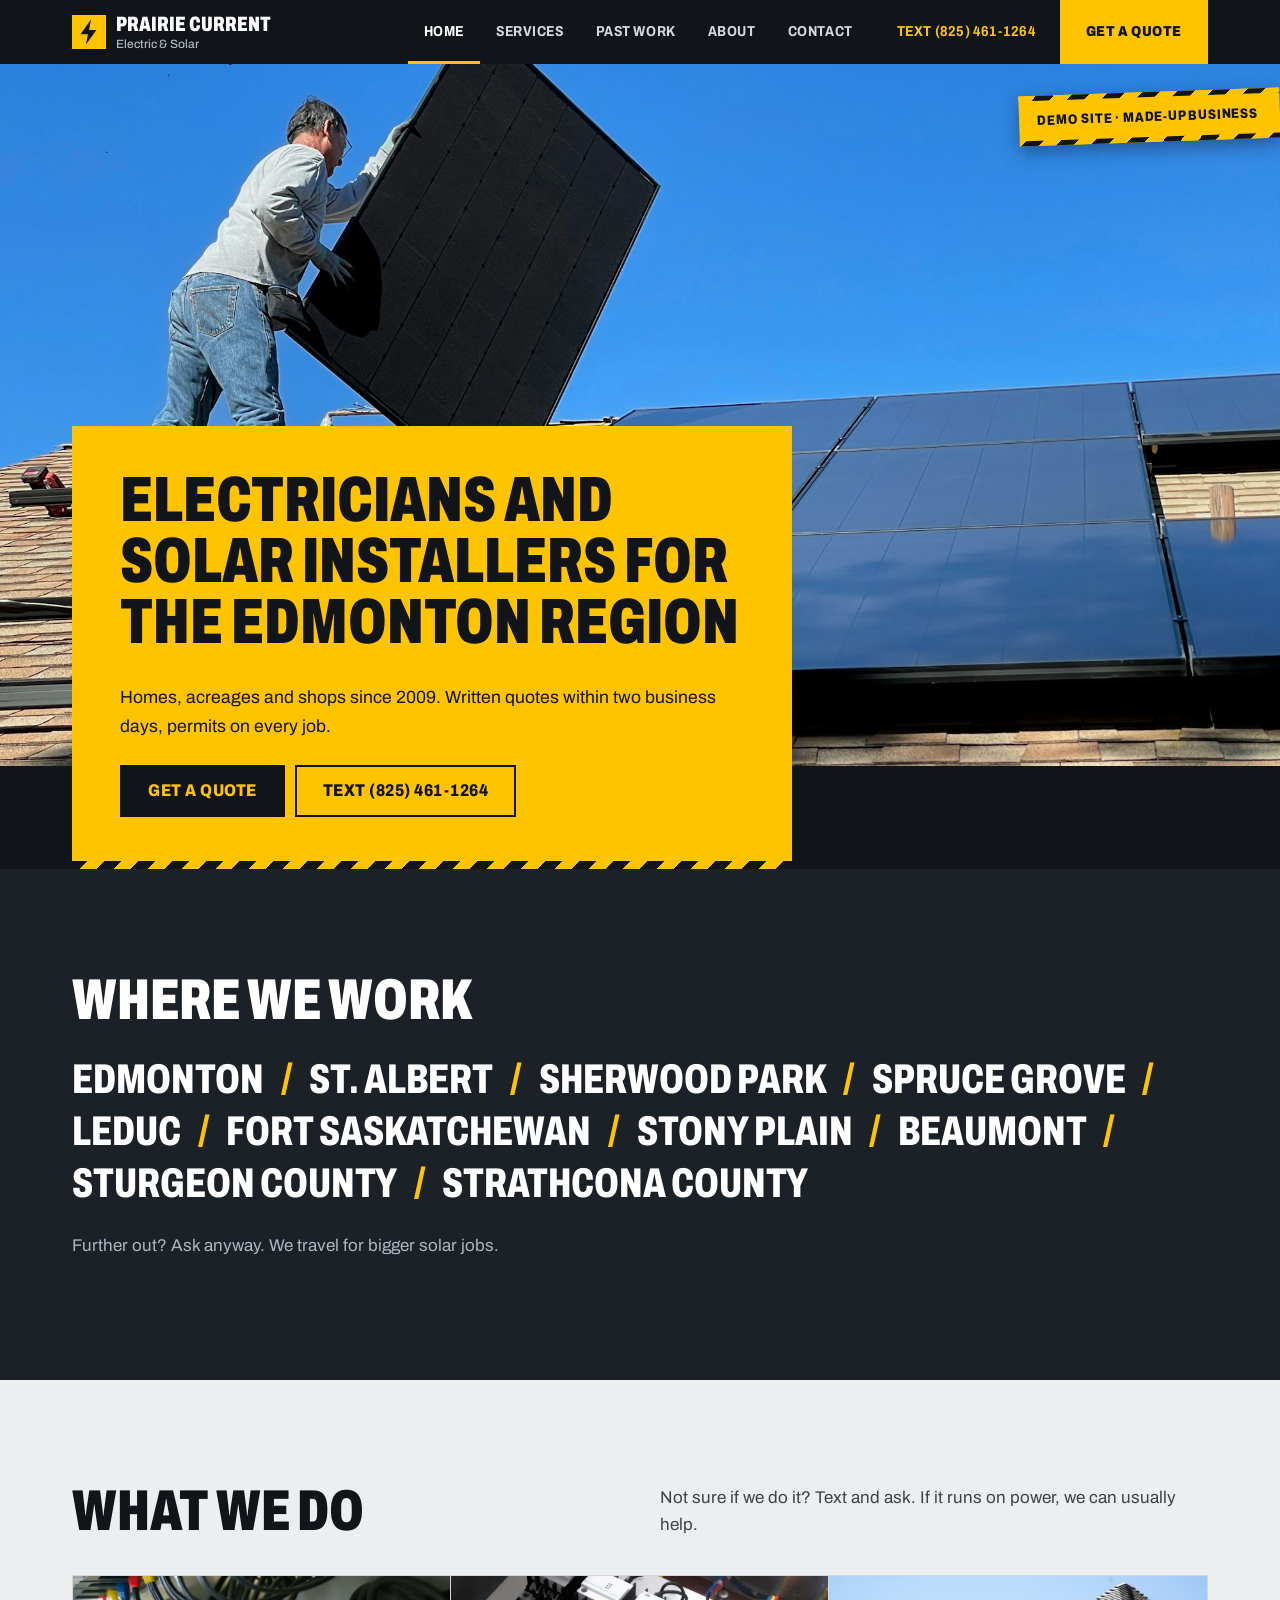
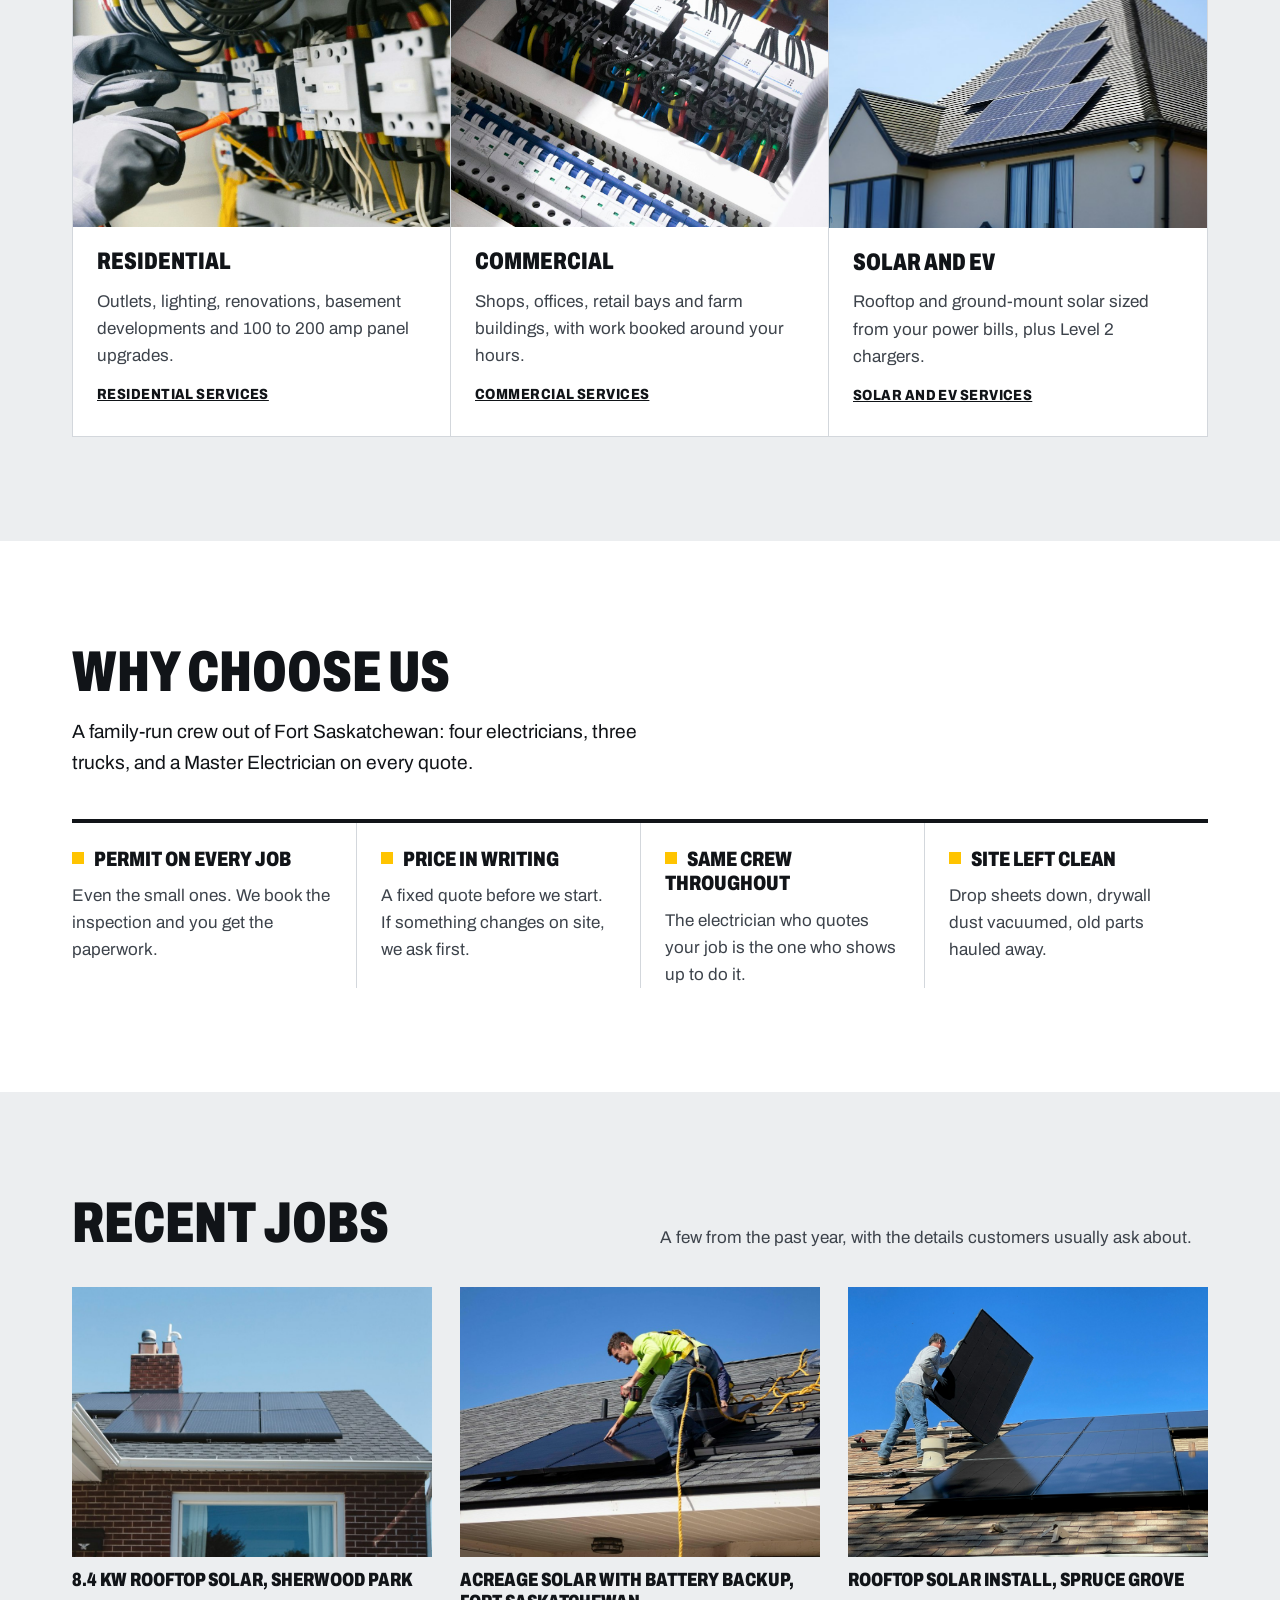
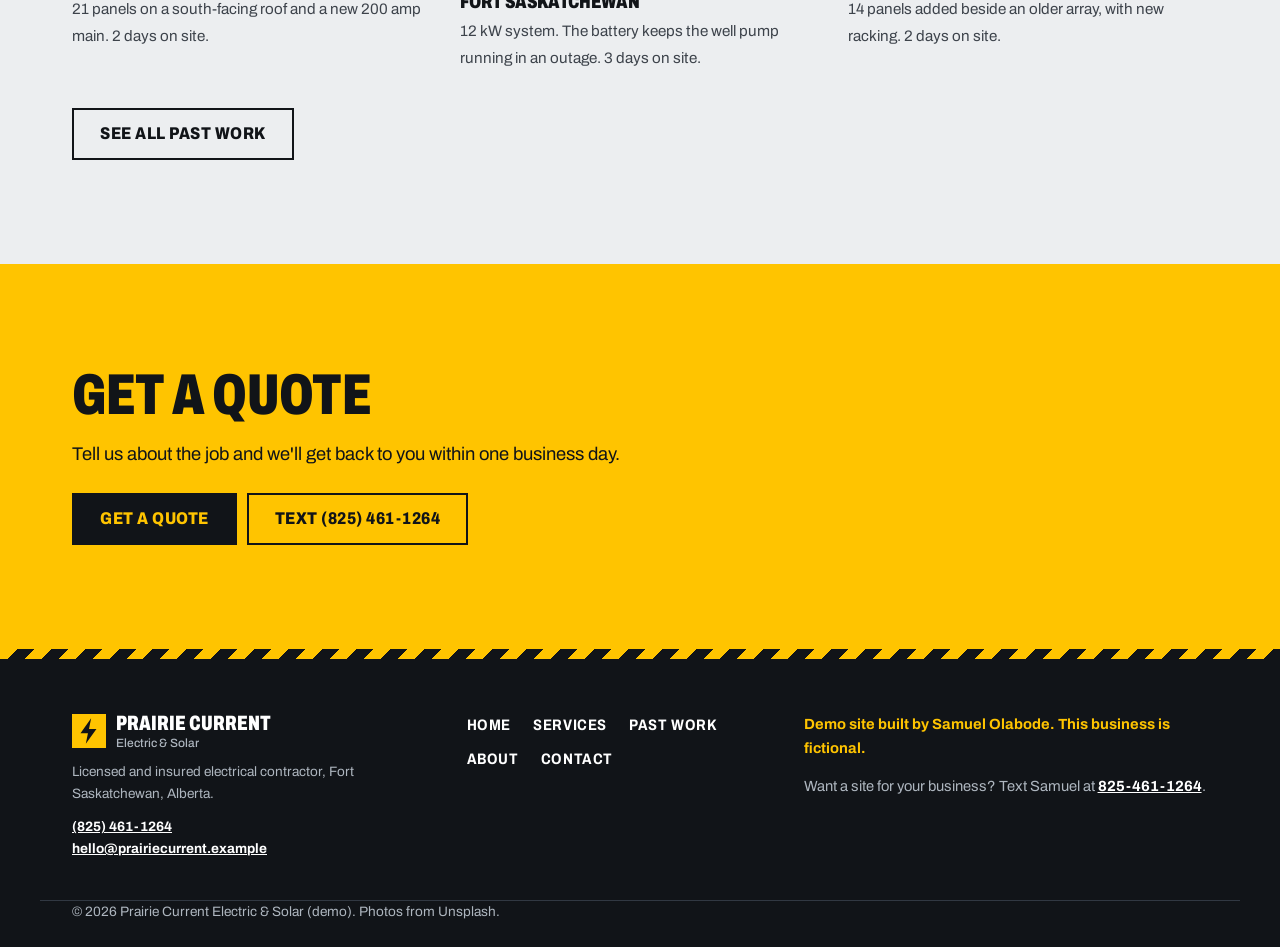
<file: index.html>
<!doctype html>
<html lang="en-CA">
<head>
  <meta charset="utf-8">
  <meta name="viewport" content="width=device-width, initial-scale=1">
  <title>Edmonton Electricians and Solar Installers | Prairie Current Electric &amp; Solar (Demo)</title>
  <meta name="description" content="Demo site for a made-up electrical and solar contractor serving Edmonton, St. Albert, Sherwood Park, Spruce Grove and Leduc.">
  <meta name="robots" content="noindex">
  <meta property="og:title" content="Edmonton Electricians and Solar Installers | Prairie Current Electric &amp; Solar (Demo)">
  <meta property="og:description" content="Demo site for a made-up electrical and solar contractor serving Edmonton, St. Albert, Sherwood Park, Spruce Grove and Leduc.">
  <link rel="icon" href="data:image/svg+xml,%3Csvg xmlns='http://www.w3.org/2000/svg' viewBox='0 0 32 32'%3E%3Crect width='32' height='32' fill='%23ffc400'/%3E%3Cpath d='M18 4 8 18h7l-2 10 10-14h-7z' fill='%23111418'/%3E%3C/svg%3E">
  <link rel="preconnect" href="https://fonts.googleapis.com">
  <link rel="preconnect" href="https://fonts.gstatic.com" crossorigin>
  <link rel="stylesheet" href="https://fonts.googleapis.com/css2?family=Archivo:wdth,wght@62..100,400..900&display=swap">
  <link rel="stylesheet" href="/styles.css">
</head>
<body>

  <a class="skip-link" href="#main">Skip to main content</a>

  <header class="site-header">
    <div class="container header-inner">
      <a href="/" class="brand" aria-label="Prairie Current Electric and Solar, home">
        <svg class="brand-mark" viewBox="0 0 32 32" aria-hidden="true"><rect width="32" height="32"/><path d="M18 4 8 18h7l-2 10 10-14h-7z"/></svg>
        <span class="brand-text">Prairie Current<span>Electric &amp; Solar</span></span>
      </a>
      <button class="nav-toggle" aria-expanded="false" aria-controls="site-nav">
        <span class="sr-only">Menu</span><span class="bars" aria-hidden="true"></span>
      </button>
      <nav id="site-nav" class="site-nav" aria-label="Main">
        <a href="/" aria-current="page">Home</a>
        <a href="/services/">Services</a>
        <a href="/past-work/">Past Work</a>
        <a href="/about/">About</a>
        <a href="/contact/">Contact</a>
        <a href="sms:+18254611264" class="nav-phone">Text (825) 461-1264</a>
        <a href="/contact/" class="nav-cta">Get a quote</a>
      </nav>
    </div>
  </header>

  <main id="main" tabindex="-1">

    <section class="hero">
      <img class="hero-photo" src="/images/solar-install-lifting-panel.jpg" alt="Installer lifting a solar panel into place on a shingled roof" width="2000" height="1500" fetchpriority="high">
      <a href="#demo" class="demo-tape">Demo site &middot; made-up business</a>
      <div class="container hero-inner">
        <div class="hero-panel">
          <h1>Electricians and solar installers for the Edmonton region</h1>
          <p>Homes, acreages and shops since 2009. Written quotes within two business days, permits on every job.</p>
          <div class="hero-actions">
            <a href="/contact/" class="btn btn-ink">Get a quote</a>
            <a href="sms:+18254611264" class="btn btn-line">Text (825) 461-1264</a>
          </div>
        </div>
      </div>
    </section>

    <section class="section areas">
      <div class="container">
        <h2>Where we work</h2>
        <p class="towns">
          <span>Edmonton</span> <span>St. Albert</span> <span>Sherwood Park</span> <span>Spruce Grove</span> <span>Leduc</span> <span>Fort Saskatchewan</span> <span>Stony Plain</span> <span>Beaumont</span> <span>Sturgeon County</span> <span>Strathcona County</span>
        </p>
        <p class="muted">Further out? Ask anyway. We travel for bigger solar jobs.</p>
      </div>
    </section>

    <section class="section section-grey">
      <div class="container">
        <div class="head-row">
          <h2>What we do</h2>
          <p>Not sure if we do it? Text and ask. If it runs on power, we can usually help.</p>
        </div>
        <div class="svc-grid svc-grid-3">
          <div class="svc">
            <img src="/images/panel-testing-multimeter.jpg" alt="Electrician in gloves testing a panel with multimeter probes" width="1200" height="900" loading="lazy">
            <h3>Residential</h3>
            <p>Outlets, lighting, renovations, basement developments and 100 to 200 amp panel upgrades.</p>
            <a href="/services/#residential" class="svc-link">Residential services</a>
          </div>
          <div class="svc">
            <img src="/images/control-panel-wiring.jpg" alt="Colour-coded wiring and breakers inside an open control panel" width="1200" height="800" loading="lazy">
            <h3>Commercial</h3>
            <p>Shops, offices, retail bays and farm buildings, with work booked around your hours.</p>
            <a href="/services/#commercial" class="svc-link">Commercial services</a>
          </div>
          <div class="svc">
            <img src="/images/solar-hip-roof.jpg" alt="Solar panels on the steep hip roof of a two-storey house" width="900" height="507" loading="lazy">
            <h3>Solar and EV</h3>
            <p>Rooftop and ground-mount solar sized from your power bills, plus Level 2 chargers.</p>
            <a href="/services/#solar-ev" class="svc-link">Solar and EV services</a>
          </div>
        </div>
      </div>
    </section>

    <section class="section how">
      <div class="container">
        <h2>Why choose us</h2>
        <p class="intro">A family-run crew out of Fort Saskatchewan: four electricians, three trucks, and a Master Electrician on every quote.</p>
        <div class="promises">
          <div>
            <h3>Permit on every job</h3>
            <p>Even the small ones. We book the inspection and you get the paperwork.</p>
          </div>
          <div>
            <h3>Price in writing</h3>
            <p>A fixed quote before we start. If something changes on site, we ask first.</p>
          </div>
          <div>
            <h3>Same crew throughout</h3>
            <p>The electrician who quotes your job is the one who shows up to do it.</p>
          </div>
          <div>
            <h3>Site left clean</h3>
            <p>Drop sheets down, drywall dust vacuumed, old parts hauled away.</p>
          </div>
        </div>
      </div>
    </section>

    <section class="section section-grey">
      <div class="container">
        <div class="head-row">
          <h2>Recent jobs</h2>
          <p>A few from the past year, with the details customers usually ask about.</p>
        </div>
        <div class="gallery gallery-3">
          <figure>
            <img src="/images/solar-brick-house.jpg" alt="Brick house with solar panels on the roof" width="900" height="1350" loading="lazy">
            <figcaption><strong>8.4 kW rooftop solar, Sherwood Park</strong><span>21 panels on a south-facing roof and a new 200 amp main. 2 days on site.</span></figcaption>
          </figure>
          <figure>
            <img src="/images/solar-installer-harness.jpg" alt="Installer in a safety harness fastening a solar panel to a shingled roof" width="1200" height="675" loading="lazy">
            <figcaption><strong>Acreage solar with battery backup, Fort Saskatchewan</strong><span>12 kW system. The battery keeps the well pump running in an outage. 3 days on site.</span></figcaption>
          </figure>
          <figure>
            <img src="/images/solar-install-lifting-panel.jpg" alt="Installer lifting a solar panel into place on a shingled roof" width="2000" height="1500" loading="lazy">
            <figcaption><strong>Rooftop solar install, Spruce Grove</strong><span>14 panels added beside an older array, with new racking. 2 days on site.</span></figcaption>
          </figure>
        </div>
        <div class="section-action">
          <a href="/past-work/" class="btn btn-line">See all past work</a>
        </div>
      </div>
    </section>

    <section class="section quote cta-band">
      <div class="container">
        <h2>Get a quote</h2>
        <p>Tell us about the job and we'll get back to you within one business day.</p>
        <div class="hero-actions">
          <a href="/contact/" class="btn btn-ink">Get a quote</a>
          <a href="sms:+18254611264" class="btn btn-line">Text (825) 461-1264</a>
        </div>
      </div>
    </section>

  </main>

  <footer class="site-footer">
    <div class="container footer-grid">
      <div>
        <a href="/" class="brand" aria-label="Prairie Current Electric and Solar, home">
        <svg class="brand-mark" viewBox="0 0 32 32" aria-hidden="true"><rect width="32" height="32"/><path d="M18 4 8 18h7l-2 10 10-14h-7z"/></svg>
        <span class="brand-text">Prairie Current<span>Electric &amp; Solar</span></span>
        </a>
        <p class="small">Licensed and insured electrical contractor, Fort Saskatchewan, Alberta.</p>
        <p class="small"><a href="tel:+18254611264">(825) 461-1264</a><br><a href="mailto:hello@prairiecurrent.example">hello@prairiecurrent.example</a></p>
      </div>
      <nav class="footer-nav" aria-label="Footer">
        <a href="/">Home</a>
        <a href="/services/">Services</a>
        <a href="/past-work/">Past Work</a>
        <a href="/about/">About</a>
        <a href="/contact/">Contact</a>
      </nav>
      <div class="demo-credit" id="demo">
        <p><strong>Demo site built by Samuel Olabode. This business is fictional.</strong></p>
        <p>Want a site for your business? Text Samuel at <a href="sms:+18254611264">825-461-1264</a>.</p>
      </div>
    </div>
    <div class="container footer-base">
      <p class="small">&copy; <span id="year">2026</span> Prairie Current Electric &amp; Solar (demo). Photos from Unsplash.</p>
    </div>
  </footer>

  <div class="mobile-cta" role="region" aria-label="Quick contact">
    <a href="sms:+18254611264" class="btn btn-line-light">Text</a>
    <a href="/contact/" class="btn btn-yellow">Get a quote</a>
  </div>

  <script src="/script.js" defer></script>
</body>
</html>
</file>
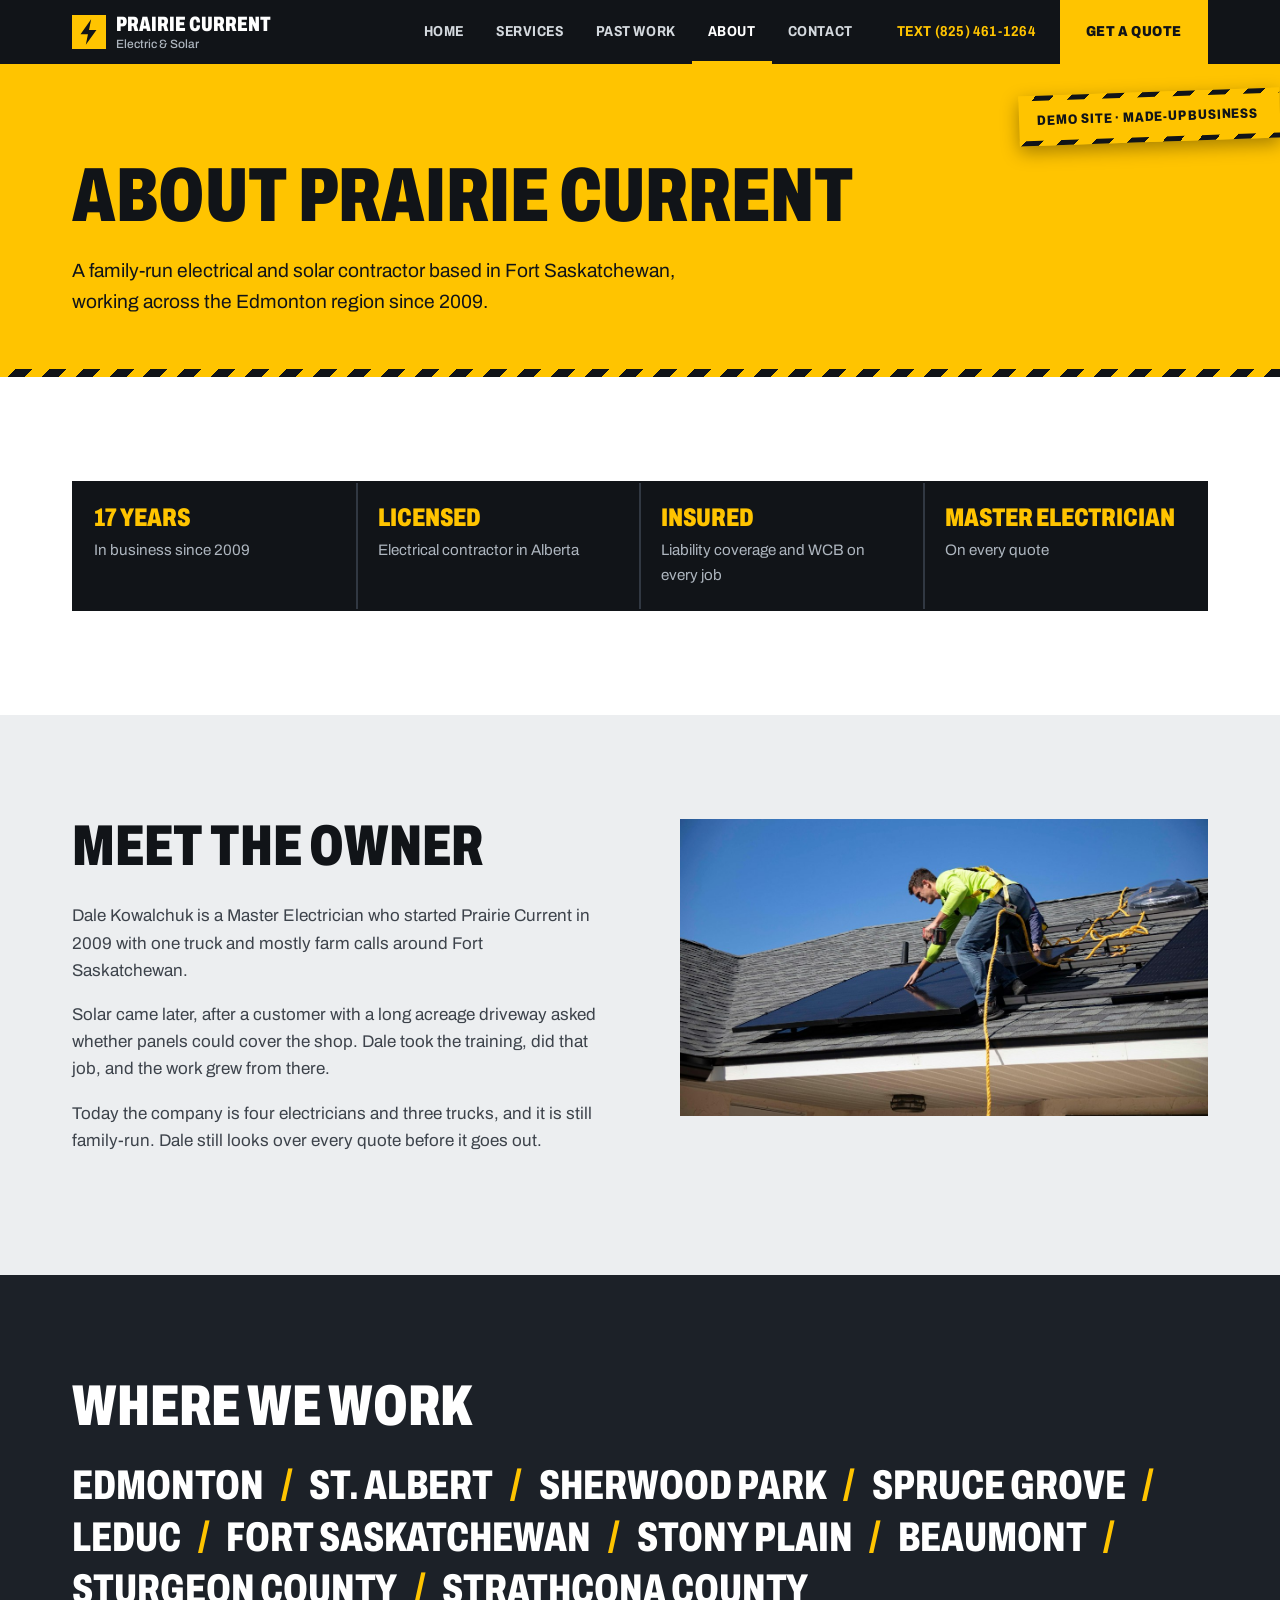
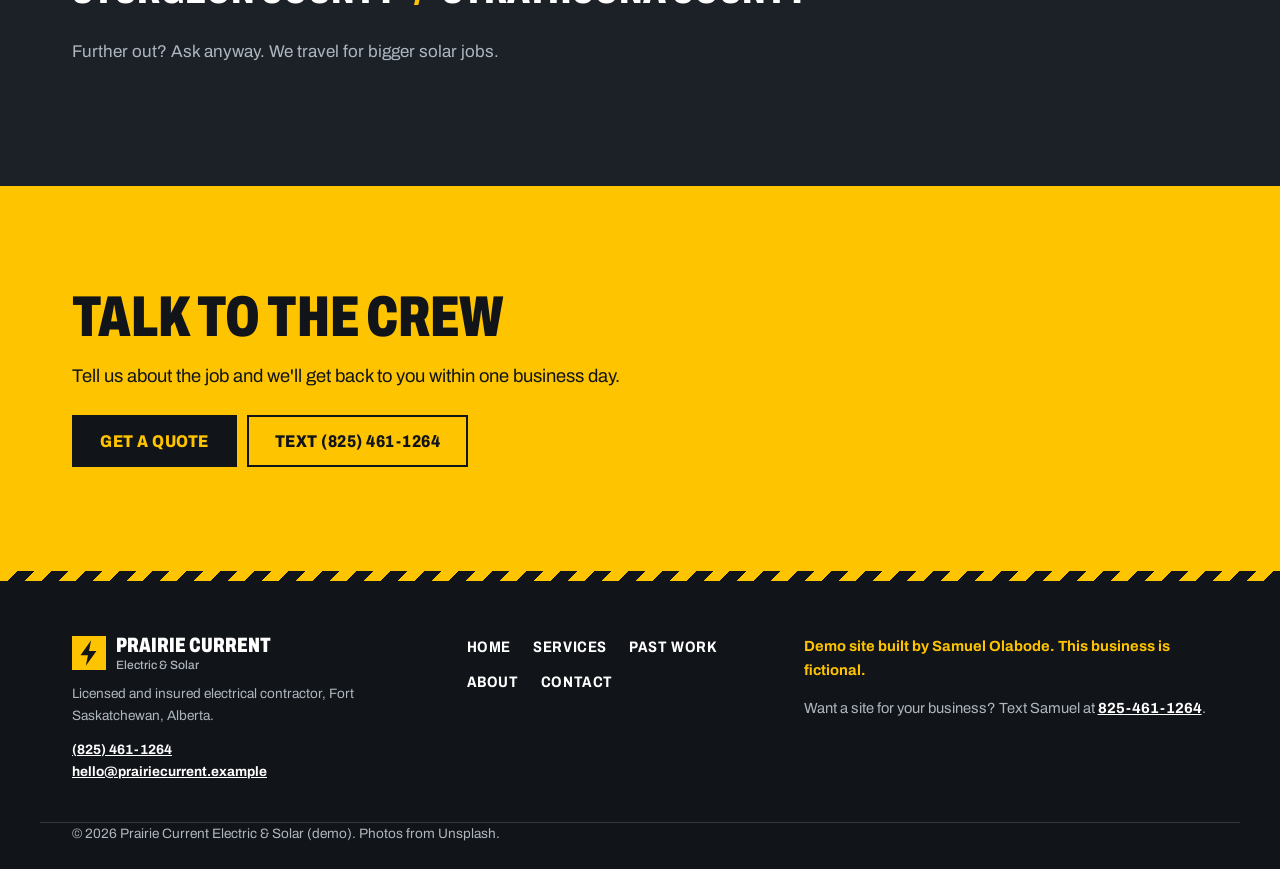
<file: about/index.html>
<!doctype html>
<html lang="en-CA">
<head>
  <meta charset="utf-8">
  <meta name="viewport" content="width=device-width, initial-scale=1">
  <title>About | Prairie Current Electric &amp; Solar (Demo)</title>
  <meta name="description" content="A family-run electrical and solar contractor working around Edmonton since 2009. A demo site for a made-up business.">
  <meta name="robots" content="noindex">
  <meta property="og:title" content="About | Prairie Current Electric &amp; Solar (Demo)">
  <meta property="og:description" content="A family-run electrical and solar contractor working around Edmonton since 2009. A demo site for a made-up business.">
  <link rel="icon" href="data:image/svg+xml,%3Csvg xmlns='http://www.w3.org/2000/svg' viewBox='0 0 32 32'%3E%3Crect width='32' height='32' fill='%23ffc400'/%3E%3Cpath d='M18 4 8 18h7l-2 10 10-14h-7z' fill='%23111418'/%3E%3C/svg%3E">
  <link rel="preconnect" href="https://fonts.googleapis.com">
  <link rel="preconnect" href="https://fonts.gstatic.com" crossorigin>
  <link rel="stylesheet" href="https://fonts.googleapis.com/css2?family=Archivo:wdth,wght@62..100,400..900&display=swap">
  <link rel="stylesheet" href="/styles.css">
</head>
<body>

  <a class="skip-link" href="#main">Skip to main content</a>

  <header class="site-header">
    <div class="container header-inner">
      <a href="/" class="brand" aria-label="Prairie Current Electric and Solar, home">
        <svg class="brand-mark" viewBox="0 0 32 32" aria-hidden="true"><rect width="32" height="32"/><path d="M18 4 8 18h7l-2 10 10-14h-7z"/></svg>
        <span class="brand-text">Prairie Current<span>Electric &amp; Solar</span></span>
      </a>
      <button class="nav-toggle" aria-expanded="false" aria-controls="site-nav">
        <span class="sr-only">Menu</span><span class="bars" aria-hidden="true"></span>
      </button>
      <nav id="site-nav" class="site-nav" aria-label="Main">
        <a href="/">Home</a>
        <a href="/services/">Services</a>
        <a href="/past-work/">Past Work</a>
        <a href="/about/" aria-current="page">About</a>
        <a href="/contact/">Contact</a>
        <a href="sms:+18254611264" class="nav-phone">Text (825) 461-1264</a>
        <a href="/contact/" class="nav-cta">Get a quote</a>
      </nav>
    </div>
  </header>

  <main id="main" tabindex="-1">

    <section class="page-head">
      <a href="#demo" class="demo-tape">Demo site &middot; made-up business</a>
      <div class="container">
        <h1>About Prairie Current</h1>
        <p>A family-run electrical and solar contractor based in Fort Saskatchewan, working across the Edmonton region since 2009.</p>
      </div>
    </section>

    <section class="section">
      <div class="container">
        <ul class="badges">
          <li><strong>17 years</strong>In business since 2009</li>
          <li><strong>Licensed</strong>Electrical contractor in Alberta</li>
          <li><strong>Insured</strong>Liability coverage and WCB on every job</li>
          <li><strong>Master Electrician</strong>On every quote</li>
        </ul>
      </div>
    </section>

    <section class="section section-grey">
      <div class="container detail-row">
        <div>
          <h2>Meet the owner</h2>
          <p>Dale Kowalchuk is a Master Electrician who started Prairie Current in 2009 with one truck and mostly farm calls around Fort Saskatchewan.</p>
          <p>Solar came later, after a customer with a long acreage driveway asked whether panels could cover the shop. Dale took the training, did that job, and the work grew from there.</p>
          <p>Today the company is four electricians and three trucks, and it is still family-run. Dale still looks over every quote before it goes out.</p>
        </div>
        <img src="/images/solar-installer-harness.jpg" alt="Installer in a safety harness fastening a solar panel to a shingled roof" width="1200" height="675" loading="lazy">
      </div>
    </section>

    <section class="section areas">
      <div class="container">
        <h2>Where we work</h2>
        <p class="towns">
          <span>Edmonton</span> <span>St. Albert</span> <span>Sherwood Park</span> <span>Spruce Grove</span> <span>Leduc</span> <span>Fort Saskatchewan</span> <span>Stony Plain</span> <span>Beaumont</span> <span>Sturgeon County</span> <span>Strathcona County</span>
        </p>
        <p class="muted">Further out? Ask anyway. We travel for bigger solar jobs.</p>
      </div>
    </section>

    <section class="section quote cta-band">
      <div class="container">
        <h2>Talk to the crew</h2>
        <p>Tell us about the job and we'll get back to you within one business day.</p>
        <div class="hero-actions">
          <a href="/contact/" class="btn btn-ink">Get a quote</a>
          <a href="sms:+18254611264" class="btn btn-line">Text (825) 461-1264</a>
        </div>
      </div>
    </section>

  </main>

  <footer class="site-footer">
    <div class="container footer-grid">
      <div>
        <a href="/" class="brand" aria-label="Prairie Current Electric and Solar, home">
        <svg class="brand-mark" viewBox="0 0 32 32" aria-hidden="true"><rect width="32" height="32"/><path d="M18 4 8 18h7l-2 10 10-14h-7z"/></svg>
        <span class="brand-text">Prairie Current<span>Electric &amp; Solar</span></span>
        </a>
        <p class="small">Licensed and insured electrical contractor, Fort Saskatchewan, Alberta.</p>
        <p class="small"><a href="tel:+18254611264">(825) 461-1264</a><br><a href="mailto:hello@prairiecurrent.example">hello@prairiecurrent.example</a></p>
      </div>
      <nav class="footer-nav" aria-label="Footer">
        <a href="/">Home</a>
        <a href="/services/">Services</a>
        <a href="/past-work/">Past Work</a>
        <a href="/about/">About</a>
        <a href="/contact/">Contact</a>
      </nav>
      <div class="demo-credit" id="demo">
        <p><strong>Demo site built by Samuel Olabode. This business is fictional.</strong></p>
        <p>Want a site for your business? Text Samuel at <a href="sms:+18254611264">825-461-1264</a>.</p>
      </div>
    </div>
    <div class="container footer-base">
      <p class="small">&copy; <span id="year">2026</span> Prairie Current Electric &amp; Solar (demo). Photos from Unsplash.</p>
    </div>
  </footer>

  <div class="mobile-cta" role="region" aria-label="Quick contact">
    <a href="sms:+18254611264" class="btn btn-line-light">Text</a>
    <a href="/contact/" class="btn btn-yellow">Get a quote</a>
  </div>

  <script src="/script.js" defer></script>
</body>
</html>
</file>
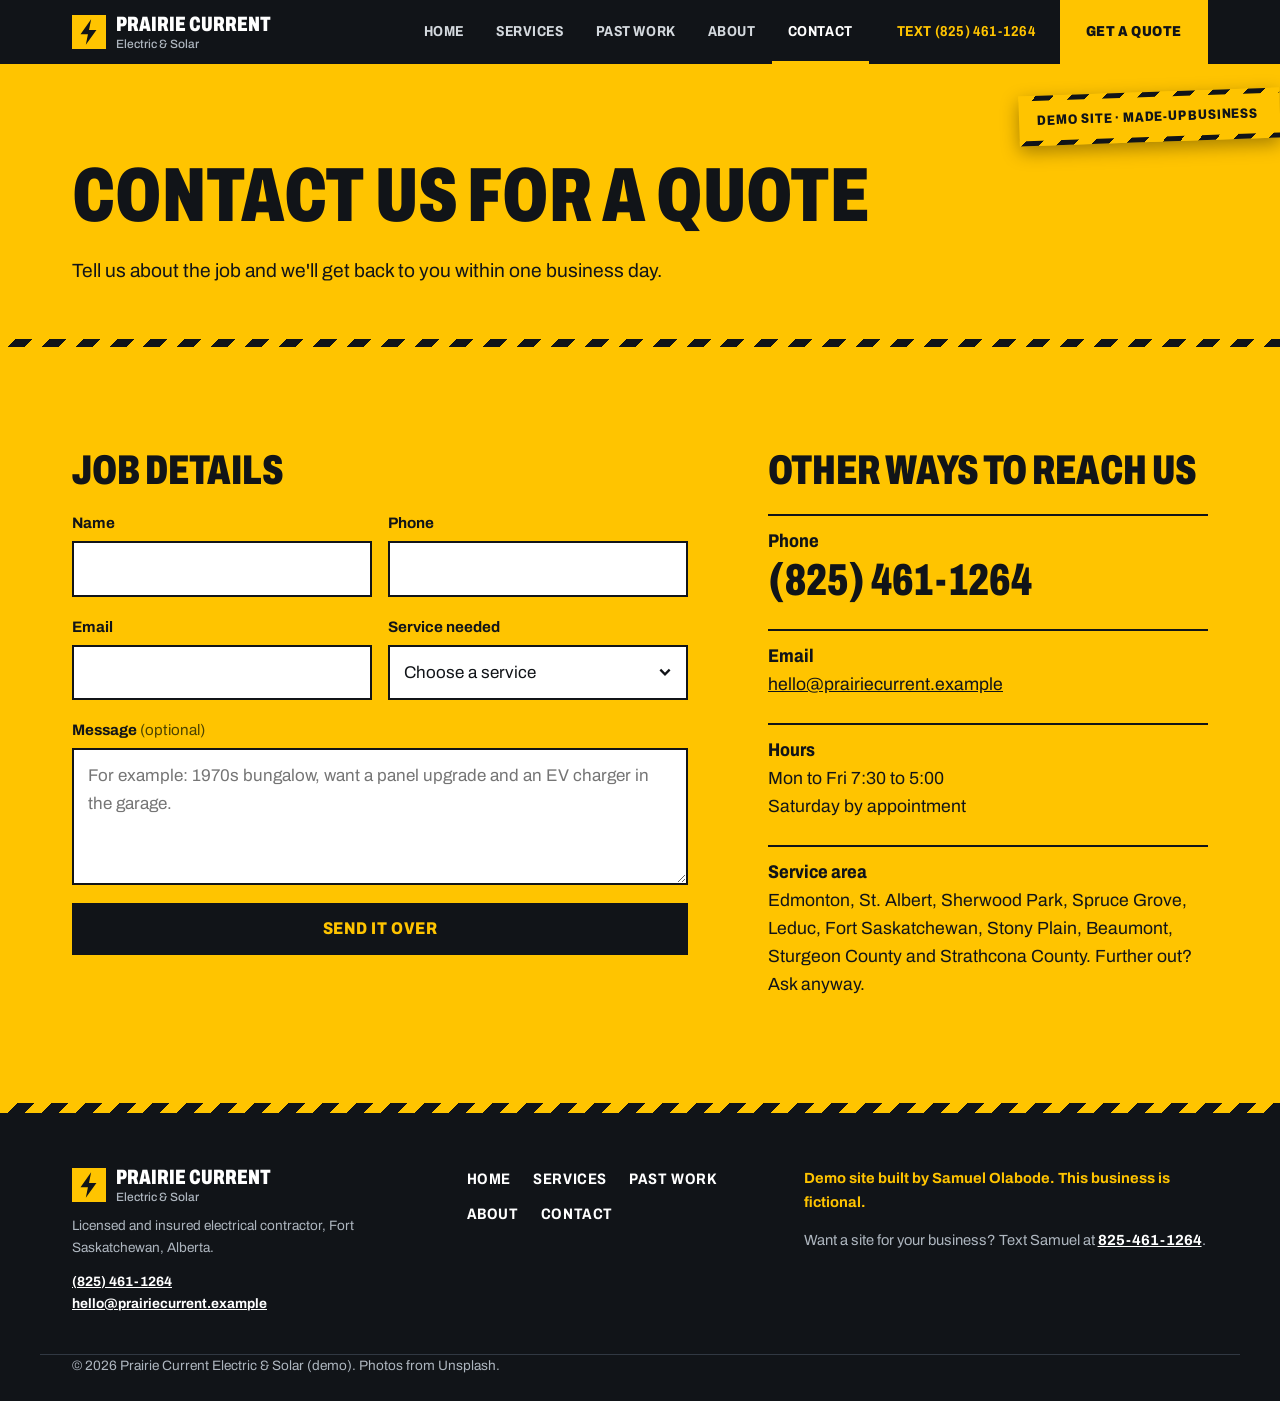
<file: contact/index.html>
<!doctype html>
<html lang="en-CA">
<head>
  <meta charset="utf-8">
  <meta name="viewport" content="width=device-width, initial-scale=1">
  <title>Contact and Quote | Prairie Current Electric &amp; Solar (Demo)</title>
  <meta name="description" content="Ask for a quote on electrical or solar work in the Edmonton region. A demo site for a made-up business, so no form messages are sent.">
  <meta name="robots" content="noindex">
  <meta property="og:title" content="Contact and Quote | Prairie Current Electric &amp; Solar (Demo)">
  <meta property="og:description" content="Ask for a quote on electrical or solar work in the Edmonton region. A demo site for a made-up business, so no form messages are sent.">
  <link rel="icon" href="data:image/svg+xml,%3Csvg xmlns='http://www.w3.org/2000/svg' viewBox='0 0 32 32'%3E%3Crect width='32' height='32' fill='%23ffc400'/%3E%3Cpath d='M18 4 8 18h7l-2 10 10-14h-7z' fill='%23111418'/%3E%3C/svg%3E">
  <link rel="preconnect" href="https://fonts.googleapis.com">
  <link rel="preconnect" href="https://fonts.gstatic.com" crossorigin>
  <link rel="stylesheet" href="https://fonts.googleapis.com/css2?family=Archivo:wdth,wght@62..100,400..900&display=swap">
  <link rel="stylesheet" href="/styles.css">
</head>
<body>

  <a class="skip-link" href="#main">Skip to main content</a>

  <header class="site-header">
    <div class="container header-inner">
      <a href="/" class="brand" aria-label="Prairie Current Electric and Solar, home">
        <svg class="brand-mark" viewBox="0 0 32 32" aria-hidden="true"><rect width="32" height="32"/><path d="M18 4 8 18h7l-2 10 10-14h-7z"/></svg>
        <span class="brand-text">Prairie Current<span>Electric &amp; Solar</span></span>
      </a>
      <button class="nav-toggle" aria-expanded="false" aria-controls="site-nav">
        <span class="sr-only">Menu</span><span class="bars" aria-hidden="true"></span>
      </button>
      <nav id="site-nav" class="site-nav" aria-label="Main">
        <a href="/">Home</a>
        <a href="/services/">Services</a>
        <a href="/past-work/">Past Work</a>
        <a href="/about/">About</a>
        <a href="/contact/" aria-current="page">Contact</a>
        <a href="sms:+18254611264" class="nav-phone">Text (825) 461-1264</a>
        <a href="/contact/" class="nav-cta">Get a quote</a>
      </nav>
    </div>
  </header>

  <main id="main" tabindex="-1">

    <section class="page-head">
      <a href="#demo" class="demo-tape">Demo site &middot; made-up business</a>
      <div class="container">
        <h1>Contact us for a quote</h1>
        <p>Tell us about the job and we'll get back to you within one business day.</p>
      </div>
    </section>

    <section class="section quote">
      <div class="container quote-grid">
        <form class="quote-form" id="quote-form" novalidate>
          <h2>Job details</h2>
          <div class="field-row">
            <div class="field">
              <label for="name">Name</label>
              <input id="name" name="name" autocomplete="name" required>
            </div>
            <div class="field">
              <label for="phone">Phone</label>
              <input id="phone" name="phone" type="tel" autocomplete="tel" inputmode="tel" required>
            </div>
          </div>
          <div class="field-row">
            <div class="field">
              <label for="email">Email</label>
              <input id="email" name="email" type="email" autocomplete="email" required>
            </div>
            <div class="field">
              <label for="service">Service needed</label>
              <select id="service" name="service" required>
                <option value="">Choose a service</option>
                <option>Home electrical</option>
                <option>Panel upgrade</option>
                <option>Commercial work</option>
                <option>Solar</option>
                <option>EV charger</option>
                <option>Farm or acreage</option>
                <option>Repair or inspection</option>
                <option>Not sure yet</option>
              </select>
            </div>
          </div>
          <div class="field">
            <label for="message">Message <span class="opt">(optional)</span></label>
            <textarea id="message" name="message" rows="4" placeholder="For example: 1970s bungalow, want a panel upgrade and an EV charger in the garage."></textarea>
          </div>
          <button type="submit" class="btn btn-ink btn-block">Send it over</button>
          <p class="form-status" id="form-status" role="status" aria-live="polite"></p>
        </form>
        <div class="quote-intro">
          <h2>Other ways to reach us</h2>
          <h3>Phone</h3>
          <p><a href="tel:+18254611264" class="phone-big">(825) 461-1264</a></p>
          <h3>Email</h3>
          <p><a href="mailto:hello@prairiecurrent.example">hello@prairiecurrent.example</a></p>
          <h3>Hours</h3>
          <p>Mon to Fri 7:30 to 5:00<br>Saturday by appointment</p>
          <h3>Service area</h3>
          <p>Edmonton, St. Albert, Sherwood Park, Spruce Grove, Leduc, Fort Saskatchewan, Stony Plain, Beaumont, Sturgeon County and Strathcona County. Further out? Ask anyway.</p>
        </div>
      </div>
    </section>

  </main>

  <footer class="site-footer">
    <div class="container footer-grid">
      <div>
        <a href="/" class="brand" aria-label="Prairie Current Electric and Solar, home">
        <svg class="brand-mark" viewBox="0 0 32 32" aria-hidden="true"><rect width="32" height="32"/><path d="M18 4 8 18h7l-2 10 10-14h-7z"/></svg>
        <span class="brand-text">Prairie Current<span>Electric &amp; Solar</span></span>
        </a>
        <p class="small">Licensed and insured electrical contractor, Fort Saskatchewan, Alberta.</p>
        <p class="small"><a href="tel:+18254611264">(825) 461-1264</a><br><a href="mailto:hello@prairiecurrent.example">hello@prairiecurrent.example</a></p>
      </div>
      <nav class="footer-nav" aria-label="Footer">
        <a href="/">Home</a>
        <a href="/services/">Services</a>
        <a href="/past-work/">Past Work</a>
        <a href="/about/">About</a>
        <a href="/contact/">Contact</a>
      </nav>
      <div class="demo-credit" id="demo">
        <p><strong>Demo site built by Samuel Olabode. This business is fictional.</strong></p>
        <p>Want a site for your business? Text Samuel at <a href="sms:+18254611264">825-461-1264</a>.</p>
      </div>
    </div>
    <div class="container footer-base">
      <p class="small">&copy; <span id="year">2026</span> Prairie Current Electric &amp; Solar (demo). Photos from Unsplash.</p>
    </div>
  </footer>

  <div class="mobile-cta" role="region" aria-label="Quick contact">
    <a href="sms:+18254611264" class="btn btn-line-light">Text</a>
    <a href="/contact/" class="btn btn-yellow">Get a quote</a>
  </div>

  <script src="/script.js" defer></script>
</body>
</html>
</file>
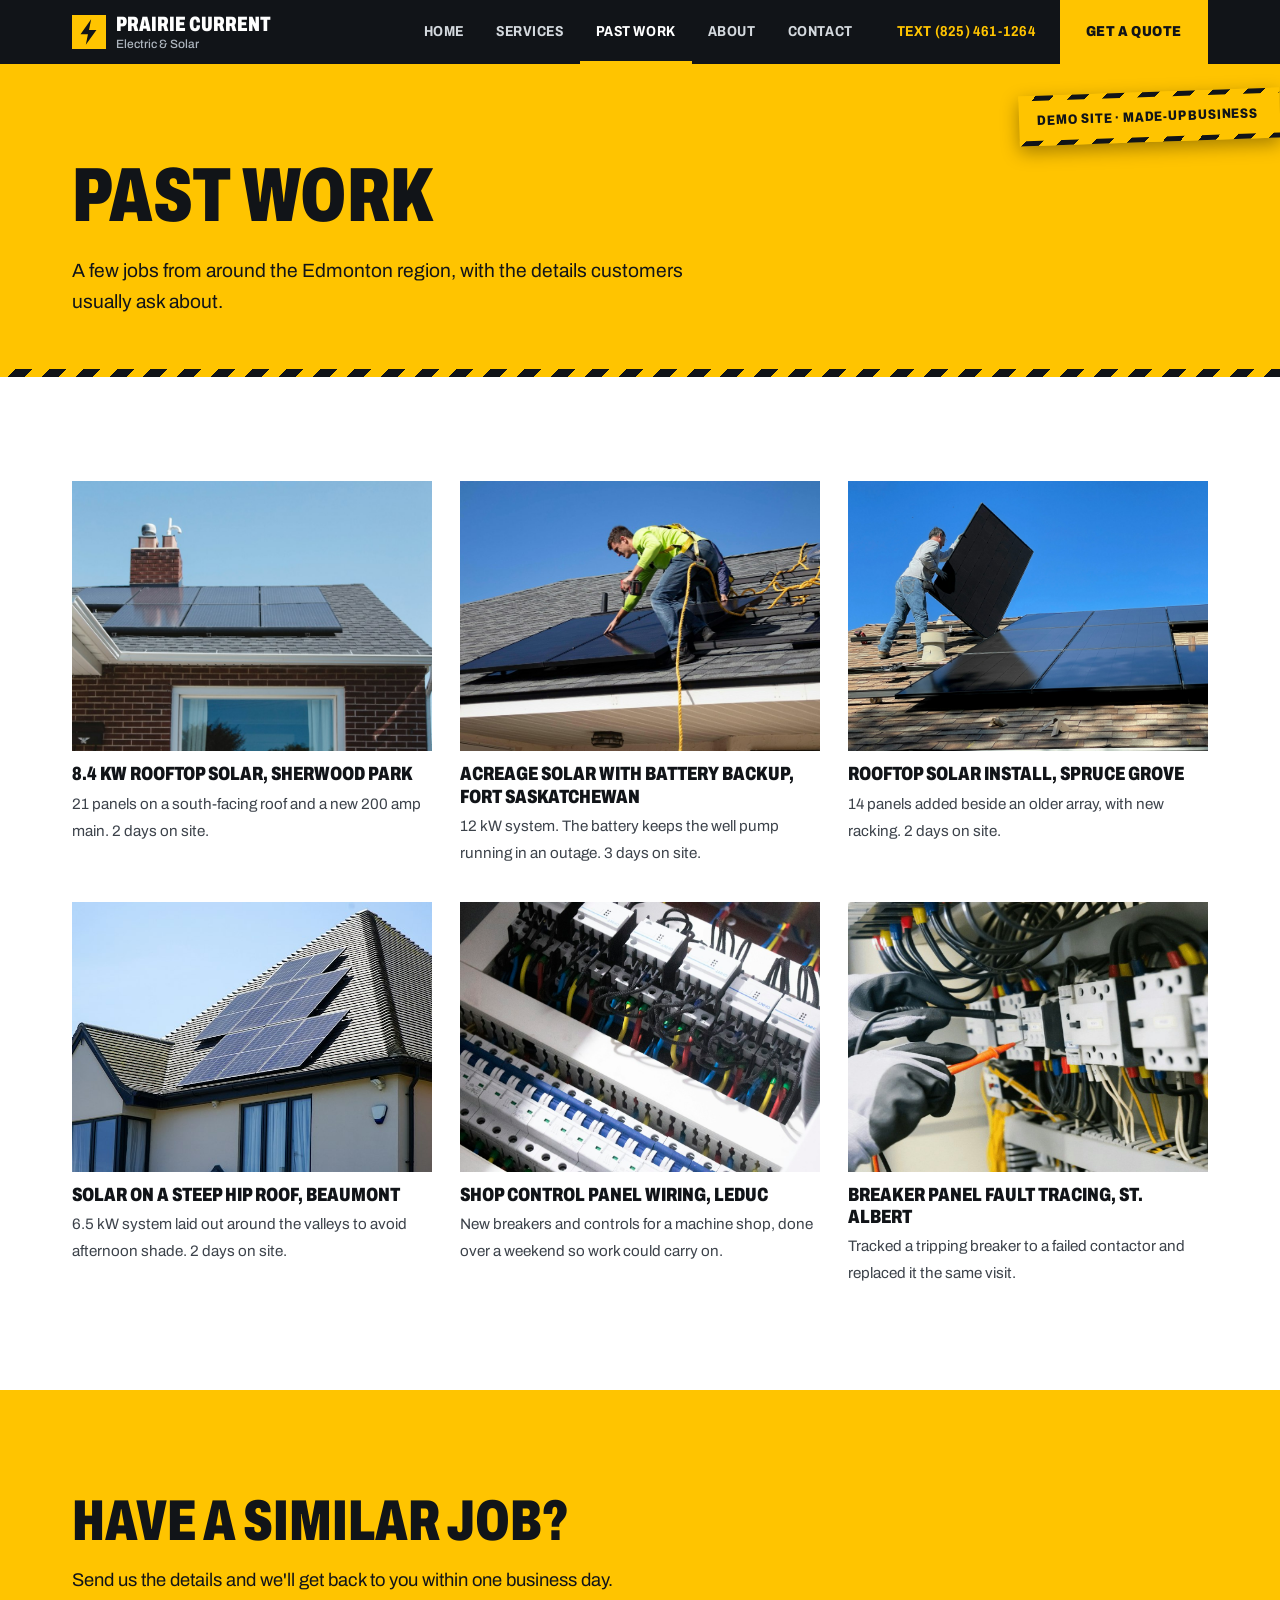
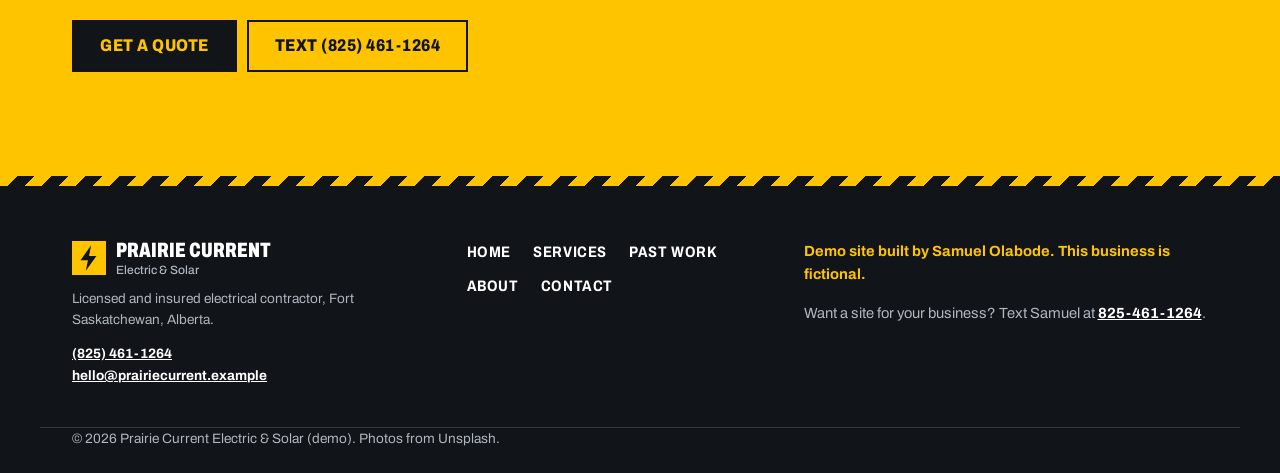
<file: past-work/index.html>
<!doctype html>
<html lang="en-CA">
<head>
  <meta charset="utf-8">
  <meta name="viewport" content="width=device-width, initial-scale=1">
  <title>Past Work | Prairie Current Electric &amp; Solar (Demo)</title>
  <meta name="description" content="Solar installs and panel work from around the Edmonton region. A demo site for a made-up electrical contractor.">
  <meta name="robots" content="noindex">
  <meta property="og:title" content="Past Work | Prairie Current Electric &amp; Solar (Demo)">
  <meta property="og:description" content="Solar installs and panel work from around the Edmonton region. A demo site for a made-up electrical contractor.">
  <link rel="icon" href="data:image/svg+xml,%3Csvg xmlns='http://www.w3.org/2000/svg' viewBox='0 0 32 32'%3E%3Crect width='32' height='32' fill='%23ffc400'/%3E%3Cpath d='M18 4 8 18h7l-2 10 10-14h-7z' fill='%23111418'/%3E%3C/svg%3E">
  <link rel="preconnect" href="https://fonts.googleapis.com">
  <link rel="preconnect" href="https://fonts.gstatic.com" crossorigin>
  <link rel="stylesheet" href="https://fonts.googleapis.com/css2?family=Archivo:wdth,wght@62..100,400..900&display=swap">
  <link rel="stylesheet" href="/styles.css">
</head>
<body>

  <a class="skip-link" href="#main">Skip to main content</a>

  <header class="site-header">
    <div class="container header-inner">
      <a href="/" class="brand" aria-label="Prairie Current Electric and Solar, home">
        <svg class="brand-mark" viewBox="0 0 32 32" aria-hidden="true"><rect width="32" height="32"/><path d="M18 4 8 18h7l-2 10 10-14h-7z"/></svg>
        <span class="brand-text">Prairie Current<span>Electric &amp; Solar</span></span>
      </a>
      <button class="nav-toggle" aria-expanded="false" aria-controls="site-nav">
        <span class="sr-only">Menu</span><span class="bars" aria-hidden="true"></span>
      </button>
      <nav id="site-nav" class="site-nav" aria-label="Main">
        <a href="/">Home</a>
        <a href="/services/">Services</a>
        <a href="/past-work/" aria-current="page">Past Work</a>
        <a href="/about/">About</a>
        <a href="/contact/">Contact</a>
        <a href="sms:+18254611264" class="nav-phone">Text (825) 461-1264</a>
        <a href="/contact/" class="nav-cta">Get a quote</a>
      </nav>
    </div>
  </header>

  <main id="main" tabindex="-1">

    <section class="page-head">
      <a href="#demo" class="demo-tape">Demo site &middot; made-up business</a>
      <div class="container">
        <h1>Past work</h1>
        <p>A few jobs from around the Edmonton region, with the details customers usually ask about.</p>
      </div>
    </section>

    <section class="section">
      <div class="container">
        <div class="gallery">
          <figure>
            <img src="/images/solar-brick-house.jpg" alt="Brick house with solar panels on the roof" width="900" height="1350" loading="lazy">
            <figcaption><strong>8.4 kW rooftop solar, Sherwood Park</strong><span>21 panels on a south-facing roof and a new 200 amp main. 2 days on site.</span></figcaption>
          </figure>
          <figure>
            <img src="/images/solar-installer-harness.jpg" alt="Installer in a safety harness fastening a solar panel to a shingled roof" width="1200" height="675" loading="lazy">
            <figcaption><strong>Acreage solar with battery backup, Fort Saskatchewan</strong><span>12 kW system. The battery keeps the well pump running in an outage. 3 days on site.</span></figcaption>
          </figure>
          <figure>
            <img src="/images/solar-install-lifting-panel.jpg" alt="Installer lifting a solar panel into place on a shingled roof" width="2000" height="1500" loading="lazy">
            <figcaption><strong>Rooftop solar install, Spruce Grove</strong><span>14 panels added beside an older array, with new racking. 2 days on site.</span></figcaption>
          </figure>
          <figure>
            <img src="/images/solar-hip-roof.jpg" alt="Solar panels on the steep hip roof of a two-storey house" width="900" height="507" loading="lazy">
            <figcaption><strong>Solar on a steep hip roof, Beaumont</strong><span>6.5 kW system laid out around the valleys to avoid afternoon shade. 2 days on site.</span></figcaption>
          </figure>
          <figure>
            <img src="/images/control-panel-wiring.jpg" alt="Colour-coded wiring and breakers inside an open control panel" width="1200" height="800" loading="lazy">
            <figcaption><strong>Shop control panel wiring, Leduc</strong><span>New breakers and controls for a machine shop, done over a weekend so work could carry on.</span></figcaption>
          </figure>
          <figure>
            <img src="/images/panel-testing-multimeter.jpg" alt="Electrician in gloves testing a panel with multimeter probes" width="1200" height="900" loading="lazy">
            <figcaption><strong>Breaker panel fault tracing, St. Albert</strong><span>Tracked a tripping breaker to a failed contactor and replaced it the same visit.</span></figcaption>
          </figure>
        </div>
      </div>
    </section>

    <section class="section quote cta-band">
      <div class="container">
        <h2>Have a similar job?</h2>
        <p>Send us the details and we'll get back to you within one business day.</p>
        <div class="hero-actions">
          <a href="/contact/" class="btn btn-ink">Get a quote</a>
          <a href="sms:+18254611264" class="btn btn-line">Text (825) 461-1264</a>
        </div>
      </div>
    </section>

  </main>

  <footer class="site-footer">
    <div class="container footer-grid">
      <div>
        <a href="/" class="brand" aria-label="Prairie Current Electric and Solar, home">
        <svg class="brand-mark" viewBox="0 0 32 32" aria-hidden="true"><rect width="32" height="32"/><path d="M18 4 8 18h7l-2 10 10-14h-7z"/></svg>
        <span class="brand-text">Prairie Current<span>Electric &amp; Solar</span></span>
        </a>
        <p class="small">Licensed and insured electrical contractor, Fort Saskatchewan, Alberta.</p>
        <p class="small"><a href="tel:+18254611264">(825) 461-1264</a><br><a href="mailto:hello@prairiecurrent.example">hello@prairiecurrent.example</a></p>
      </div>
      <nav class="footer-nav" aria-label="Footer">
        <a href="/">Home</a>
        <a href="/services/">Services</a>
        <a href="/past-work/">Past Work</a>
        <a href="/about/">About</a>
        <a href="/contact/">Contact</a>
      </nav>
      <div class="demo-credit" id="demo">
        <p><strong>Demo site built by Samuel Olabode. This business is fictional.</strong></p>
        <p>Want a site for your business? Text Samuel at <a href="sms:+18254611264">825-461-1264</a>.</p>
      </div>
    </div>
    <div class="container footer-base">
      <p class="small">&copy; <span id="year">2026</span> Prairie Current Electric &amp; Solar (demo). Photos from Unsplash.</p>
    </div>
  </footer>

  <div class="mobile-cta" role="region" aria-label="Quick contact">
    <a href="sms:+18254611264" class="btn btn-line-light">Text</a>
    <a href="/contact/" class="btn btn-yellow">Get a quote</a>
  </div>

  <script src="/script.js" defer></script>
</body>
</html>
</file>
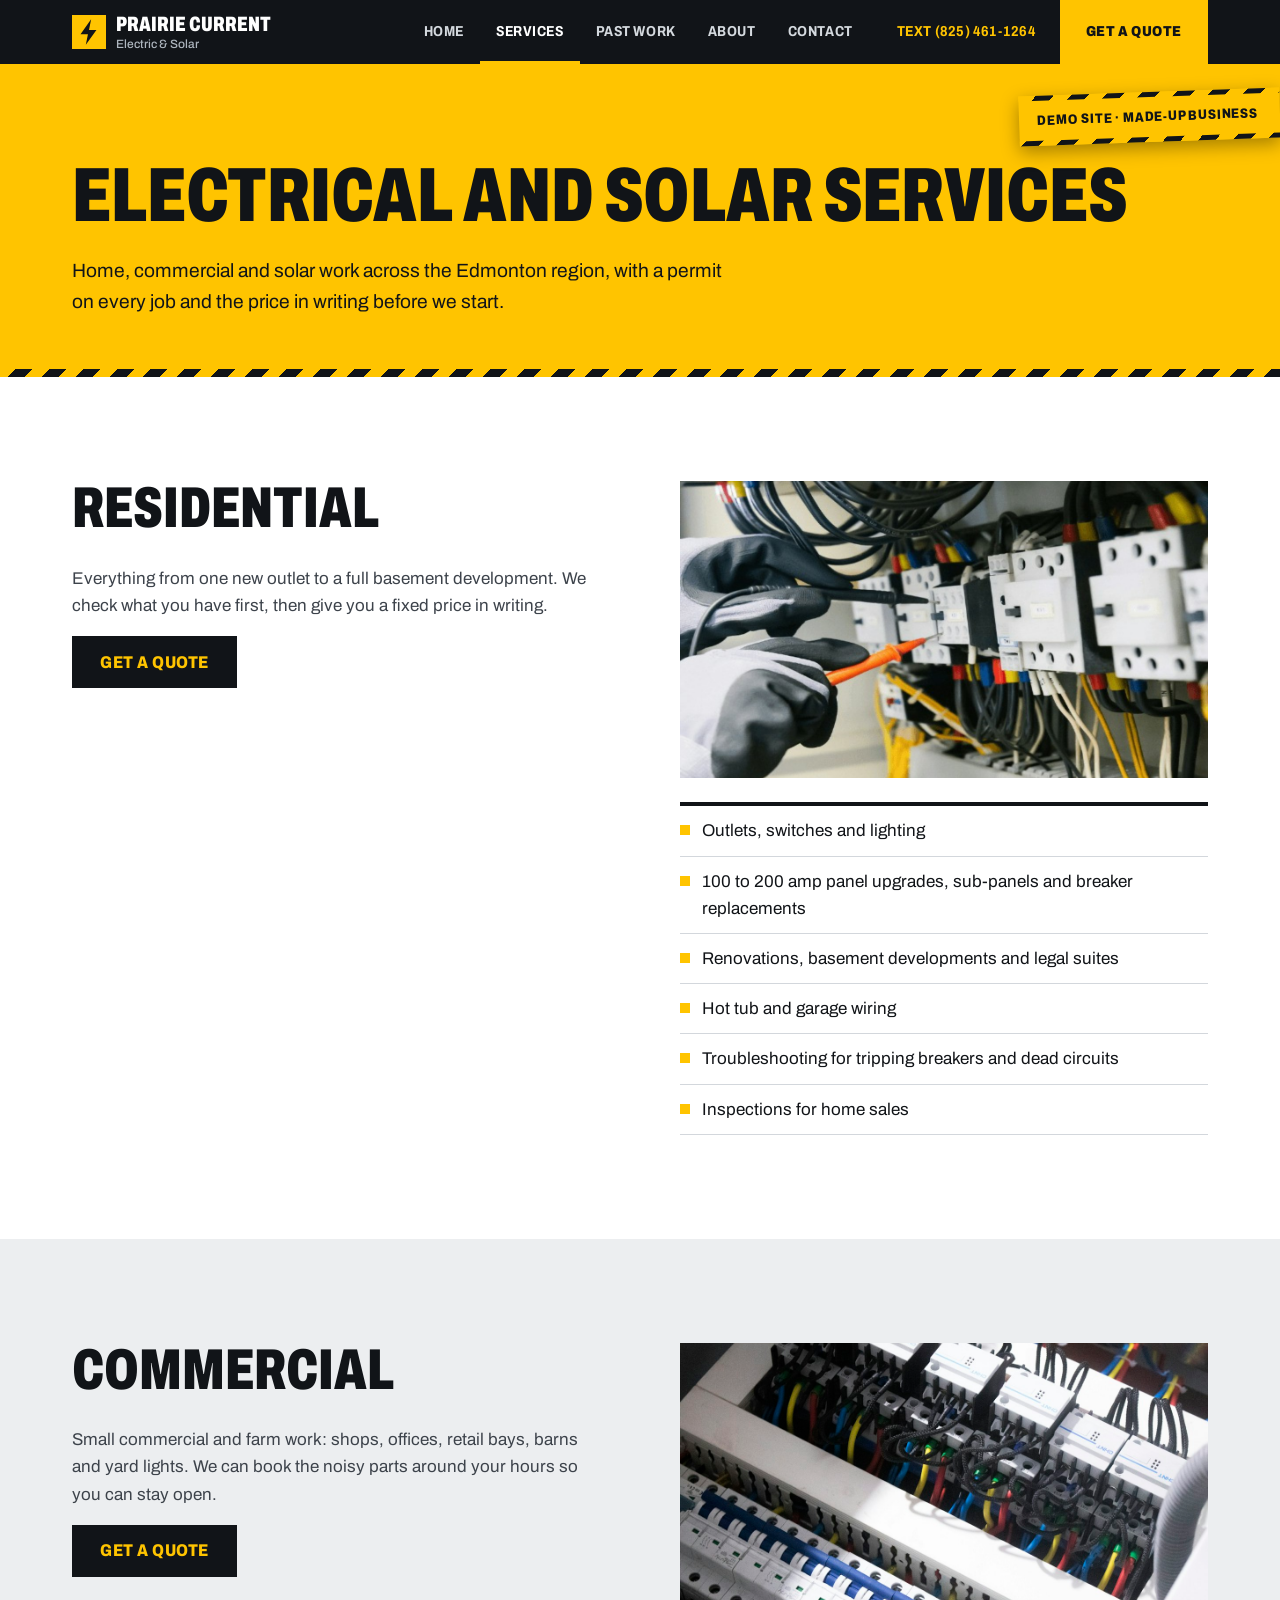
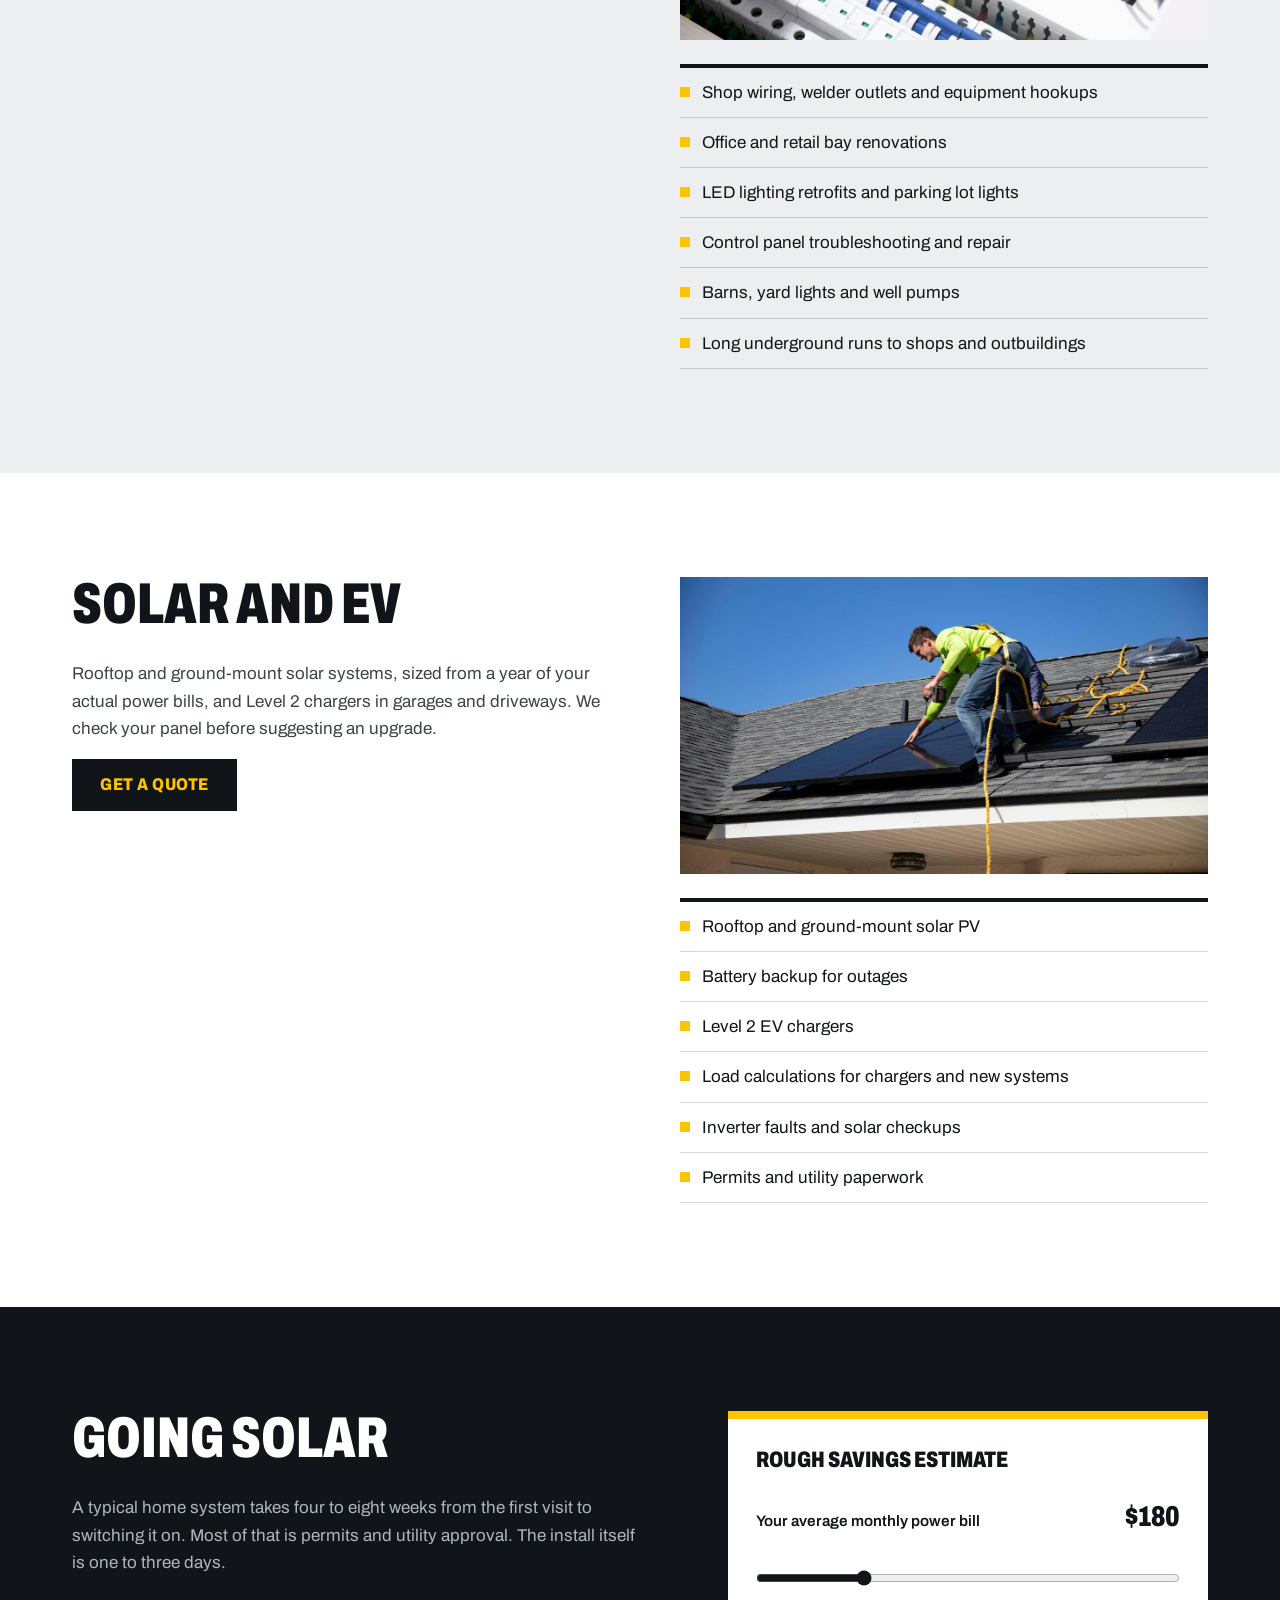
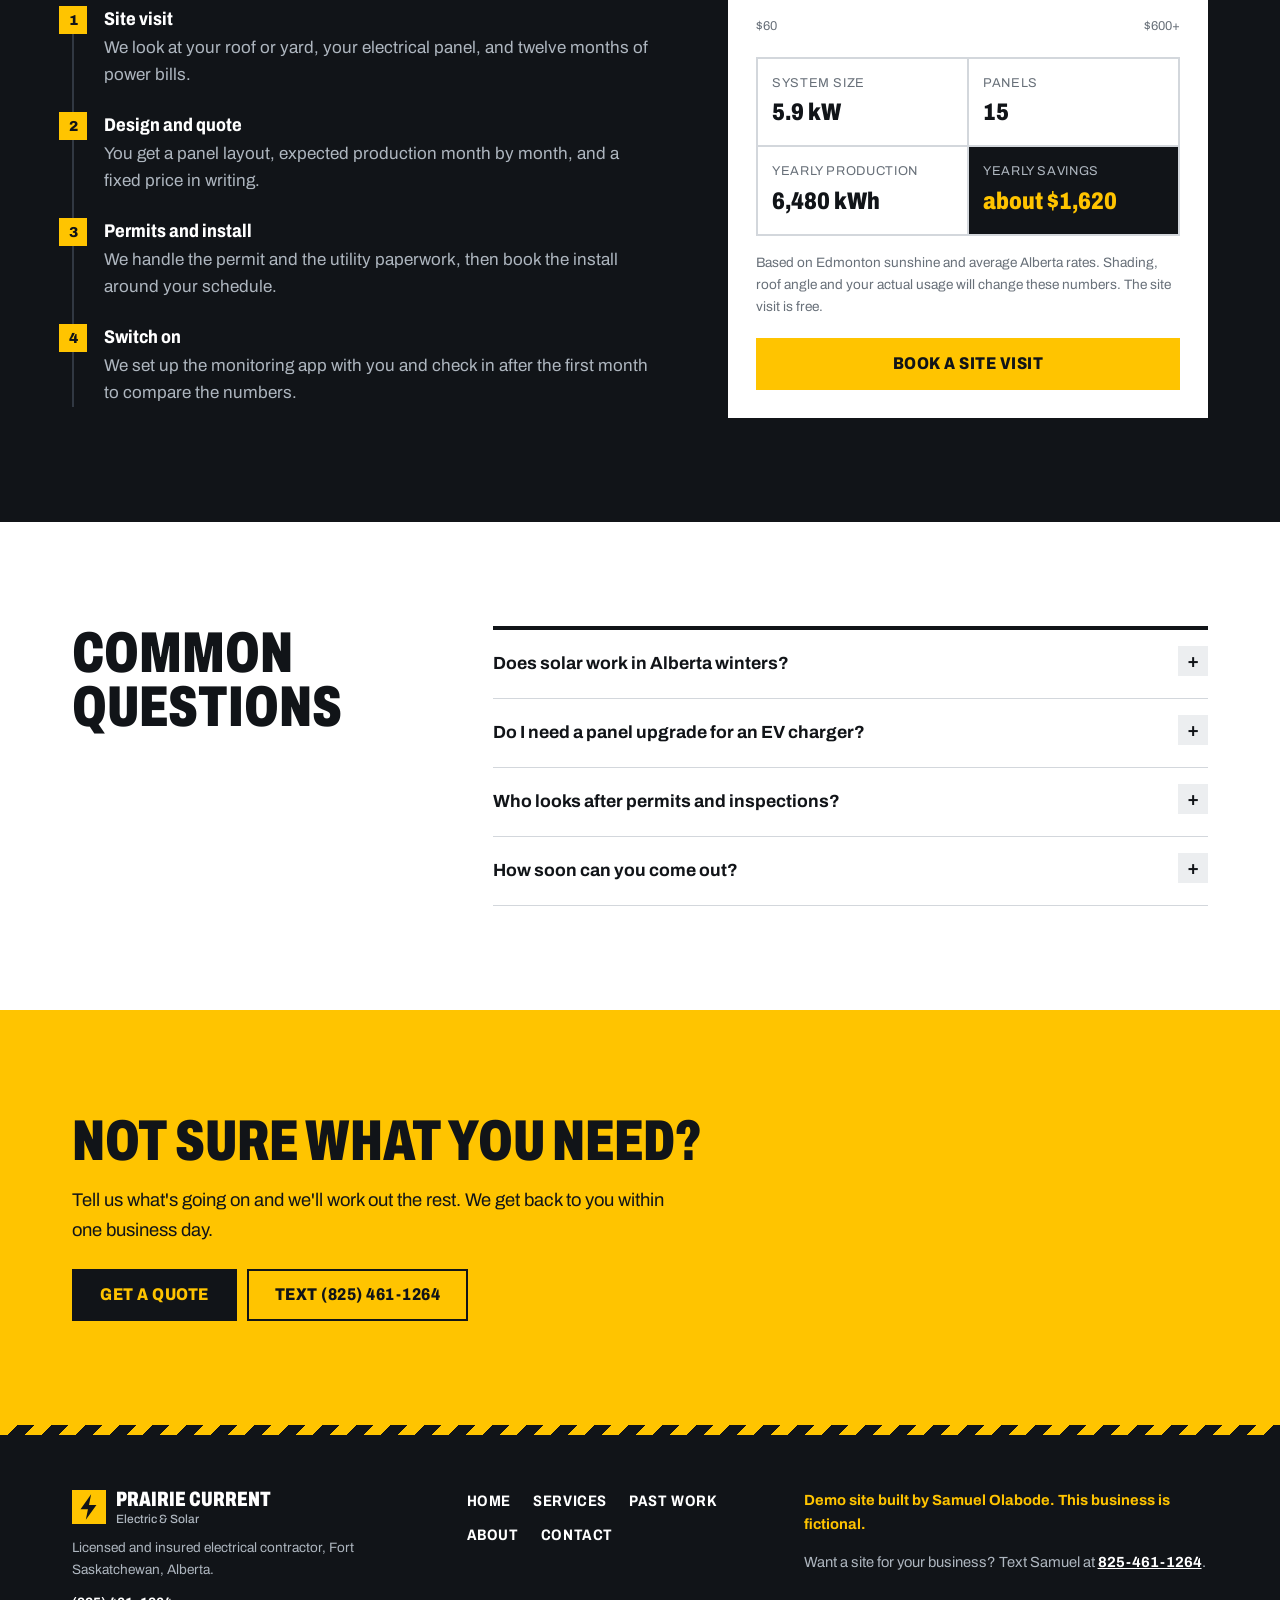
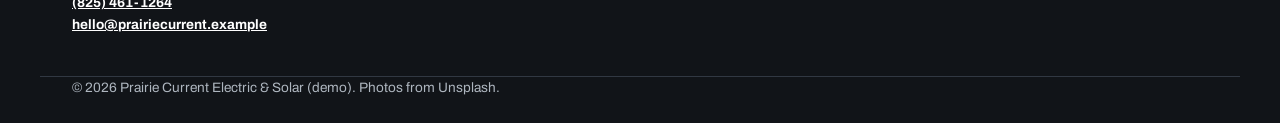
<file: services/index.html>
<!doctype html>
<html lang="en-CA">
<head>
  <meta charset="utf-8">
  <meta name="viewport" content="width=device-width, initial-scale=1">
  <title>Services | Prairie Current Electric &amp; Solar (Demo)</title>
  <meta name="description" content="Residential, commercial, solar and EV charger work across the Edmonton region. A demo site for a made-up electrical contractor.">
  <meta name="robots" content="noindex">
  <meta property="og:title" content="Services | Prairie Current Electric &amp; Solar (Demo)">
  <meta property="og:description" content="Residential, commercial, solar and EV charger work across the Edmonton region. A demo site for a made-up electrical contractor.">
  <link rel="icon" href="data:image/svg+xml,%3Csvg xmlns='http://www.w3.org/2000/svg' viewBox='0 0 32 32'%3E%3Crect width='32' height='32' fill='%23ffc400'/%3E%3Cpath d='M18 4 8 18h7l-2 10 10-14h-7z' fill='%23111418'/%3E%3C/svg%3E">
  <link rel="preconnect" href="https://fonts.googleapis.com">
  <link rel="preconnect" href="https://fonts.gstatic.com" crossorigin>
  <link rel="stylesheet" href="https://fonts.googleapis.com/css2?family=Archivo:wdth,wght@62..100,400..900&display=swap">
  <link rel="stylesheet" href="/styles.css">
</head>
<body>

  <a class="skip-link" href="#main">Skip to main content</a>

  <header class="site-header">
    <div class="container header-inner">
      <a href="/" class="brand" aria-label="Prairie Current Electric and Solar, home">
        <svg class="brand-mark" viewBox="0 0 32 32" aria-hidden="true"><rect width="32" height="32"/><path d="M18 4 8 18h7l-2 10 10-14h-7z"/></svg>
        <span class="brand-text">Prairie Current<span>Electric &amp; Solar</span></span>
      </a>
      <button class="nav-toggle" aria-expanded="false" aria-controls="site-nav">
        <span class="sr-only">Menu</span><span class="bars" aria-hidden="true"></span>
      </button>
      <nav id="site-nav" class="site-nav" aria-label="Main">
        <a href="/">Home</a>
        <a href="/services/" aria-current="page">Services</a>
        <a href="/past-work/">Past Work</a>
        <a href="/about/">About</a>
        <a href="/contact/">Contact</a>
        <a href="sms:+18254611264" class="nav-phone">Text (825) 461-1264</a>
        <a href="/contact/" class="nav-cta">Get a quote</a>
      </nav>
    </div>
  </header>

  <main id="main" tabindex="-1">

    <section class="page-head">
      <a href="#demo" class="demo-tape">Demo site &middot; made-up business</a>
      <div class="container">
        <h1>Electrical and solar services</h1>
        <p>Home, commercial and solar work across the Edmonton region, with a permit on every job and the price in writing before we start.</p>
      </div>
    </section>

    <section id="residential" class="section">
      <div class="container detail-row">
        <div>
          <h2>Residential</h2>
          <p>Everything from one new outlet to a full basement development. We check what you have first, then give you a fixed price in writing.</p>
          <a href="/contact/" class="btn btn-ink">Get a quote</a>
        </div>
        <div>
          <img src="/images/panel-testing-multimeter.jpg" alt="Electrician in gloves testing a panel with multimeter probes" width="1200" height="900" loading="lazy">
          <ul class="ticks">
            <li>Outlets, switches and lighting</li>
            <li>100 to 200 amp panel upgrades, sub-panels and breaker replacements</li>
            <li>Renovations, basement developments and legal suites</li>
            <li>Hot tub and garage wiring</li>
            <li>Troubleshooting for tripping breakers and dead circuits</li>
            <li>Inspections for home sales</li>
          </ul>
        </div>
      </div>
    </section>

    <section id="commercial" class="section section-grey">
      <div class="container detail-row">
        <div>
          <h2>Commercial</h2>
          <p>Small commercial and farm work: shops, offices, retail bays, barns and yard lights. We can book the noisy parts around your hours so you can stay open.</p>
          <a href="/contact/" class="btn btn-ink">Get a quote</a>
        </div>
        <div>
          <img src="/images/control-panel-wiring.jpg" alt="Colour-coded wiring and breakers inside an open control panel" width="1200" height="800" loading="lazy">
          <ul class="ticks">
            <li>Shop wiring, welder outlets and equipment hookups</li>
            <li>Office and retail bay renovations</li>
            <li>LED lighting retrofits and parking lot lights</li>
            <li>Control panel troubleshooting and repair</li>
            <li>Barns, yard lights and well pumps</li>
            <li>Long underground runs to shops and outbuildings</li>
          </ul>
        </div>
      </div>
    </section>

    <section id="solar-ev" class="section">
      <div class="container detail-row">
        <div>
          <h2>Solar and EV</h2>
          <p>Rooftop and ground-mount solar systems, sized from a year of your actual power bills, and Level 2 chargers in garages and driveways. We check your panel before suggesting an upgrade.</p>
          <a href="/contact/" class="btn btn-ink">Get a quote</a>
        </div>
        <div>
          <img src="/images/solar-installer-harness.jpg" alt="Installer in a safety harness fastening a solar panel to a shingled roof" width="1200" height="675" loading="lazy">
          <ul class="ticks">
            <li>Rooftop and ground-mount solar PV</li>
            <li>Battery backup for outages</li>
            <li>Level 2 EV chargers</li>
            <li>Load calculations for chargers and new systems</li>
            <li>Inverter faults and solar checkups</li>
            <li>Permits and utility paperwork</li>
          </ul>
        </div>
      </div>
    </section>

    <section id="solar" class="section section-dark">
      <div class="container solar-grid">
        <div>
          <h2>Going solar</h2>
          <p class="muted">A typical home system takes four to eight weeks from the first visit to switching it on. Most of that is permits and utility approval. The install itself is one to three days.</p>
          <ol class="steps">
            <li><h3>Site visit</h3><p>We look at your roof or yard, your electrical panel, and twelve months of power bills.</p></li>
            <li><h3>Design and quote</h3><p>You get a panel layout, expected production month by month, and a fixed price in writing.</p></li>
            <li><h3>Permits and install</h3><p>We handle the permit and the utility paperwork, then book the install around your schedule.</p></li>
            <li><h3>Switch on</h3><p>We set up the monitoring app with you and check in after the first month to compare the numbers.</p></li>
          </ol>
        </div>

        <div class="estimator" id="estimate">
          <h3>Rough savings estimate</h3>
          <label for="bill" class="bill-label">Your average monthly power bill <output id="bill-out" for="bill">$180</output></label>
          <input type="range" id="bill" min="60" max="600" step="10" value="180">
          <div class="range-scale" aria-hidden="true"><span>$60</span><span>$600+</span></div>
          <dl class="results">
            <div><dt>System size</dt><dd><span id="r-size">5.9</span> kW</dd></div>
            <div><dt>Panels</dt><dd id="r-panels">15</dd></div>
            <div><dt>Yearly production</dt><dd><span id="r-prod">6,480</span> kWh</dd></div>
            <div><dt>Yearly savings</dt><dd>about $<span id="r-save">1,620</span></dd></div>
          </dl>
          <p class="fine">Based on Edmonton sunshine and average Alberta rates. Shading, roof angle and your actual usage will change these numbers. The site visit is free.</p>
          <a href="/contact/" class="btn btn-yellow btn-block">Book a site visit</a>
        </div>
      </div>
    </section>

    <section id="faq" class="section">
      <div class="container faq-grid">
        <h2>Common questions</h2>
        <div class="faq">
          <details>
            <summary>Does solar work in Alberta winters?</summary>
            <p>Yes, though it makes much less in December than in June. Alberta gets more sun than most of Canada, and the credits from summer production help cover winter bills.</p>
          </details>
          <details>
            <summary>Do I need a panel upgrade for an EV charger?</summary>
            <p>Not always. Plenty of 100 amp homes can run a Level 2 charger after a load calculation, or with a load management device. We check before recommending anything.</p>
          </details>
          <details>
            <summary>Who looks after permits and inspections?</summary>
            <p>We do. Permits, utility paperwork and booking the inspection are part of the quote.</p>
          </details>
          <details>
            <summary>How soon can you come out?</summary>
            <p>Usually within a week for a quote visit. Urgent repairs are often same day or next day.</p>
          </details>
        </div>
      </div>
    </section>

    <section class="section quote cta-band">
      <div class="container">
        <h2>Not sure what you need?</h2>
        <p>Tell us what's going on and we'll work out the rest. We get back to you within one business day.</p>
        <div class="hero-actions">
          <a href="/contact/" class="btn btn-ink">Get a quote</a>
          <a href="sms:+18254611264" class="btn btn-line">Text (825) 461-1264</a>
        </div>
      </div>
    </section>

  </main>

  <footer class="site-footer">
    <div class="container footer-grid">
      <div>
        <a href="/" class="brand" aria-label="Prairie Current Electric and Solar, home">
        <svg class="brand-mark" viewBox="0 0 32 32" aria-hidden="true"><rect width="32" height="32"/><path d="M18 4 8 18h7l-2 10 10-14h-7z"/></svg>
        <span class="brand-text">Prairie Current<span>Electric &amp; Solar</span></span>
        </a>
        <p class="small">Licensed and insured electrical contractor, Fort Saskatchewan, Alberta.</p>
        <p class="small"><a href="tel:+18254611264">(825) 461-1264</a><br><a href="mailto:hello@prairiecurrent.example">hello@prairiecurrent.example</a></p>
      </div>
      <nav class="footer-nav" aria-label="Footer">
        <a href="/">Home</a>
        <a href="/services/">Services</a>
        <a href="/past-work/">Past Work</a>
        <a href="/about/">About</a>
        <a href="/contact/">Contact</a>
      </nav>
      <div class="demo-credit" id="demo">
        <p><strong>Demo site built by Samuel Olabode. This business is fictional.</strong></p>
        <p>Want a site for your business? Text Samuel at <a href="sms:+18254611264">825-461-1264</a>.</p>
      </div>
    </div>
    <div class="container footer-base">
      <p class="small">&copy; <span id="year">2026</span> Prairie Current Electric &amp; Solar (demo). Photos from Unsplash.</p>
    </div>
  </footer>

  <div class="mobile-cta" role="region" aria-label="Quick contact">
    <a href="sms:+18254611264" class="btn btn-line-light">Text</a>
    <a href="/contact/" class="btn btn-yellow">Get a quote</a>
  </div>

  <script src="/script.js" defer></script>
</body>
</html>
</file>
<file: styles.css>
:root {
  --ink: #111418;
  --steel: #1c2128;
  --steel-line: #313842;
  --body: #3d434b;
  --muted: #687079;
  --line: #d3d7dc;
  --grey: #eceef0;
  --yellow: #ffc400;
  --yellow-hover: #ffd23f;
  --on-dark: #aeb6bf;
  --font: "Archivo", system-ui, -apple-system, "Segoe UI", Roboto, sans-serif;
  --header-h: 64px;
  --hazard: repeating-linear-gradient(-45deg, var(--ink) 0 12px, var(--yellow) 12px 24px);
}

*, *::before, *::after { box-sizing: border-box; }
html { scroll-behavior: smooth; scroll-padding-top: calc(var(--header-h) + 12px); scroll-padding-bottom: 84px; -webkit-text-size-adjust: 100%; }
body { margin: 0; font-family: var(--font); color: var(--body); background: #fff; line-height: 1.6; font-size: 1.0625rem; padding-bottom: 68px; }
img { max-width: 100%; height: auto; display: block; }
a { color: inherit; }
h1, h2, h3 { color: var(--ink); margin: 0 0 .5em; }
h1, h2 { font-weight: 850; font-stretch: 70%; text-transform: uppercase; line-height: .95; letter-spacing: 0; }
h1 { font-size: clamp(2.6rem, 6.4vw, 4.8rem); }
h2 { font-size: clamp(2.2rem, 5vw, 3.6rem); }
h3 { font-size: 1.15rem; font-weight: 750; font-stretch: 85%; line-height: 1.2; }
p { margin: 0 0 1em; }
.sr-only { position: absolute; width: 1px; height: 1px; overflow: hidden; clip: rect(0 0 0 0); white-space: nowrap; }
.container { width: 100%; max-width: 1200px; margin: 0 auto; padding: 0 20px; }
:focus-visible { outline: 3px solid var(--ink); outline-offset: 2px; }
.site-header :focus-visible, .site-footer :focus-visible, .mobile-cta :focus-visible, .section-dark :focus-visible, .areas :focus-visible { outline-color: var(--yellow); }
.section-dark .estimator :focus-visible { outline-color: var(--ink); }
.skip-link { position: absolute; left: 8px; top: -100px; z-index: 60; padding: 12px 18px; background: var(--yellow); color: var(--ink); font-weight: 800; }
.skip-link:focus { top: 8px; }
main:focus { outline: none; }

/* Buttons: square, heavy, uppercase */
.btn { display: inline-flex; align-items: center; justify-content: center; min-height: 52px; padding: 0 26px; font: inherit; font-weight: 800; font-stretch: 85%; text-transform: uppercase; letter-spacing: .03em; text-decoration: none; border: 2px solid transparent; cursor: pointer; transition: background .15s, color .15s; }
.btn-ink { background: var(--ink); color: var(--yellow); }
.btn-ink:hover { background: #2a3038; }
.btn-line { border-color: var(--ink); color: var(--ink); }
.btn-line:hover { background: var(--ink); color: var(--yellow); }
.btn-yellow { background: var(--yellow); color: var(--ink); }
.btn-yellow:hover { background: var(--yellow-hover); }
.btn-line-light { border-color: #fff; color: #fff; }
.btn-block { width: 100%; }

/* Header */
.site-header { position: sticky; top: 0; z-index: 50; background: var(--ink); }
.header-inner { display: flex; align-items: stretch; justify-content: space-between; height: var(--header-h); }
.brand { display: flex; align-items: center; gap: 10px; text-decoration: none; color: #fff; }
.brand-mark { width: 34px; height: 34px; flex: none; }
.brand-mark rect { fill: var(--yellow); }
.brand-mark path { fill: var(--ink); }
.brand-text { display: flex; flex-direction: column; line-height: 1; font-weight: 850; font-stretch: 70%; text-transform: uppercase; font-size: 1.3rem; }
.brand-text span { font-weight: 500; font-stretch: 100%; text-transform: none; font-size: .75rem; color: var(--on-dark); margin-top: 3px; }

.nav-toggle { align-self: center; width: 44px; height: 44px; border: 2px solid var(--steel-line); background: none; display: grid; place-items: center; cursor: pointer; }
.bars, .bars::before, .bars::after { display: block; width: 20px; height: 2px; background: #fff; position: relative; transition: transform .2s, background .2s; }
.bars::before, .bars::after { content: ""; position: absolute; left: 0; }
.bars::before { top: -6px; }
.bars::after { top: 6px; }
.nav-toggle[aria-expanded="true"] .bars { background: transparent; }
.nav-toggle[aria-expanded="true"] .bars::before { transform: translateY(6px) rotate(45deg); }
.nav-toggle[aria-expanded="true"] .bars::after { transform: translateY(-6px) rotate(-45deg); }

.site-nav { position: absolute; top: var(--header-h); left: 0; right: 0; background: var(--ink); border-top: 1px solid var(--steel-line); display: none; flex-direction: column; padding: 4px 20px 20px; max-height: calc(100vh - var(--header-h)); overflow-y: auto; }
.site-nav.open { display: flex; }
.site-nav a { padding: 14px 0; text-decoration: none; color: #fff; border-bottom: 1px solid var(--steel-line); font-weight: 700; font-stretch: 85%; text-transform: uppercase; letter-spacing: .04em; }
.site-nav a[aria-current="page"] { padding-left: 12px; box-shadow: inset 4px 0 0 var(--yellow); }
.site-nav .nav-phone { color: var(--yellow); }
.site-nav .nav-cta { margin-top: 16px; padding: 14px; text-align: center; border: 0; background: var(--yellow); color: var(--ink); font-weight: 850; }

/* Hero: clean photo with a yellow panel set over its lower edge */
.hero { position: relative; background: var(--ink); overflow-x: clip; }
.hero-photo { width: 100%; height: 48vh; min-height: 260px; object-fit: cover; }
.hero-inner { padding: 0; }
.hero-panel { position: relative; background: var(--yellow); color: var(--ink); padding: 32px 20px 36px; }
.hero-panel::after { content: ""; position: absolute; left: 0; right: 0; bottom: 0; height: 8px; background: var(--hazard); }
.hero-panel p { font-size: 1.1rem; max-width: 34em; }
.hero-actions { display: flex; flex-wrap: wrap; gap: 10px; margin-top: 24px; }
.demo-tape { position: absolute; top: 18px; right: 0; z-index: 2; padding: 9px 22px 9px 18px; background: var(--yellow); color: var(--ink); font-size: .8rem; font-weight: 800; font-stretch: 85%; text-transform: uppercase; letter-spacing: .06em; text-decoration: none; transform: rotate(-2deg); box-shadow: 0 6px 18px rgba(0, 0, 0, .35); border-top: 5px solid transparent; border-bottom: 5px solid transparent; border-image: var(--hazard) 5; }

/* Inner page header: same yellow and hazard edge as the home hero panel */
.page-head { position: relative; background: var(--yellow); color: var(--ink); padding: 76px 0 48px; overflow-x: clip; }
.page-head::after { content: ""; position: absolute; left: 0; right: 0; bottom: 0; height: 8px; background: var(--hazard); }
.page-head h1 { margin-bottom: .3em; }
.page-head p { font-size: 1.2rem; max-width: 34em; margin: 0; }

/* Sections */
.section { padding: 72px 0; }
.section-grey { background: var(--grey); }
.section-dark { background: var(--ink); color: var(--on-dark); }
.section-dark h2, .section-dark h3 { color: #fff; }
.muted { color: var(--on-dark); }
.head-row { margin-bottom: 36px; }
.head-row h2 { margin-bottom: .3em; }
.head-row p { margin: 0; max-width: 36em; }

/* How we work */
.how h2 { margin-bottom: .3em; }
.intro { font-size: 1.2rem; color: var(--ink); max-width: 30em; margin-bottom: 40px; }
.promises { display: grid; border-top: 4px solid var(--ink); }
.promises > div { padding: 22px 0; border-bottom: 1px solid var(--line); }
.promises h3 { font-size: 1.3rem; text-transform: uppercase; font-stretch: 75%; font-weight: 850; }
.promises h3::before { content: ""; display: inline-block; width: 12px; height: 12px; background: var(--yellow); margin-right: 10px; vertical-align: .05em; }
.promises p { margin: 0; }

/* Services matrix */
.svc-grid { display: grid; background: #fff; border: 1px solid var(--line); }
.svc { padding: 28px 24px; border-bottom: 1px solid var(--line); }
.svc img { width: calc(100% + 48px); max-width: none; margin: -28px -24px 20px; aspect-ratio: 3 / 2; object-fit: cover; background: var(--grey); }
.svc h3 { font-size: 1.5rem; font-stretch: 72%; font-weight: 850; text-transform: uppercase; }
.svc p { margin: 0; }
.svc-link { display: inline-block; margin-top: 14px; color: var(--ink); font-weight: 800; font-stretch: 85%; text-transform: uppercase; letter-spacing: .03em; font-size: .92rem; }
.svc-grid-3 .svc:last-child { border-bottom: 0; }
.section-action { margin-top: 36px; }

/* Service detail and About rows: copy on one side, photo and list on the other */
.detail-row { display: grid; gap: 32px; align-items: start; }
.detail-row img { width: 100%; aspect-ratio: 16 / 9; object-fit: cover; background: var(--grey); }
.ticks { list-style: none; margin: 24px 0 0; padding: 0; border-top: 4px solid var(--ink); }
.ticks li { position: relative; padding: 11px 0 11px 22px; border-bottom: 1px solid var(--line); color: var(--ink); }
.ticks li::before { content: ""; position: absolute; left: 0; top: 19px; width: 10px; height: 10px; background: var(--yellow); }
.section-grey .ticks li { border-bottom-color: #c4c9cf; }

/* Solar */
.solar-grid { display: grid; gap: 48px; align-items: start; }
.steps { list-style: none; counter-reset: step; margin: 32px 0 0; padding: 0; border-left: 2px solid var(--steel-line); }
.steps li { counter-increment: step; position: relative; padding: 0 0 26px 30px; }
.steps li:last-child { padding-bottom: 0; }
.steps li::before { content: counter(step); position: absolute; left: -15px; top: -2px; width: 28px; height: 28px; display: grid; place-items: center; background: var(--yellow); color: var(--ink); font-weight: 850; font-size: .9rem; }
.steps h3 { margin-bottom: .2em; }
.steps p { margin: 0; }

.estimator { background: #fff; color: var(--body); padding: 28px; border-top: 8px solid var(--yellow); }
.estimator h3 { color: var(--ink); font-size: 1.4rem; text-transform: uppercase; font-stretch: 75%; font-weight: 850; margin-bottom: 20px; }
.bill-label { display: flex; justify-content: space-between; align-items: baseline; gap: 12px; margin-bottom: 12px; font-weight: 600; color: var(--ink); }
.bill-label output { font-size: 1.8rem; font-weight: 850; font-stretch: 75%; }
.estimator input[type="range"] { width: 100%; margin: 0; accent-color: var(--ink); cursor: pointer; }
.range-scale { display: flex; justify-content: space-between; font-size: .8rem; color: var(--muted); margin: 4px 0 20px; }
.results { display: grid; grid-template-columns: 1fr 1fr; gap: 2px; margin: 0; background: var(--line); border: 2px solid var(--line); }
.results div { padding: 14px; background: #fff; }
.results div:last-child { background: var(--ink); }
.results div:last-child dt { color: var(--on-dark); }
.results div:last-child dd { color: var(--yellow); }
.results dt { font-size: .8rem; color: var(--muted); text-transform: uppercase; letter-spacing: .05em; }
.results dd { margin: 0; font-size: 1.5rem; font-weight: 850; font-stretch: 80%; color: var(--ink); font-variant-numeric: tabular-nums; }
.fine { font-size: .85rem; color: var(--muted); margin: 16px 0 20px; }

/* Past work gallery */
.gallery { display: grid; gap: 36px 28px; }
.gallery figure { margin: 0; }
.gallery img { width: 100%; aspect-ratio: 4 / 3; object-fit: cover; background: var(--grey); }
.gallery figcaption { padding-top: 12px; }
.gallery figcaption strong { display: block; color: var(--ink); font-size: 1.2rem; font-weight: 850; font-stretch: 75%; text-transform: uppercase; line-height: 1.15; margin-bottom: 4px; }
.gallery figcaption span { font-size: .95rem; }

/* Areas */
.areas { background: var(--steel); color: var(--on-dark); }
.areas h2 { color: #fff; }
.towns { display: flex; flex-wrap: wrap; gap: 4px 0; margin: 8px 0 24px; font-size: clamp(1.5rem, 4vw, 2.6rem); font-weight: 800; font-stretch: 70%; text-transform: uppercase; line-height: 1.15; color: #fff; }
.towns span:not(:last-child)::after { content: "/"; color: var(--yellow); margin: 0 .4em; }

/* About badges */
.badges { list-style: none; display: grid; gap: 2px; margin: 0; padding: 0; background: var(--steel-line); border: 2px solid var(--ink); }
.badges li { padding: 22px 20px; background: var(--ink); color: var(--on-dark); font-size: .95rem; }
.badges strong { display: block; color: var(--yellow); font-size: 1.6rem; font-weight: 850; font-stretch: 72%; text-transform: uppercase; line-height: 1.05; margin-bottom: 6px; }

/* FAQ */
.faq-grid { display: grid; gap: 16px; }
.faq details { border-bottom: 1px solid var(--line); }
.faq details:first-child { border-top: 4px solid var(--ink); }
.faq summary { cursor: pointer; padding: 20px 44px 20px 0; position: relative; list-style: none; color: var(--ink); font-weight: 700; font-size: 1.1rem; }
.faq summary::-webkit-details-marker { display: none; }
.faq summary::after { content: "+"; position: absolute; right: 0; top: 16px; width: 30px; height: 30px; display: grid; place-items: center; background: var(--grey); font-size: 1.2rem; font-weight: 700; }
.faq details[open] summary::after { content: "\2212"; background: var(--yellow); }
.faq details p { margin: -4px 0 20px; max-width: 60ch; }

/* Quote: the whole section is safety yellow, the form sits right on it */
.quote { background: var(--yellow); color: var(--ink); }
.quote-grid { display: grid; gap: 36px; align-items: start; }
.quote-intro > p { font-size: 1.1rem; }
.quote-intro h2, .quote-form h2 { font-size: clamp(1.9rem, 4vw, 2.6rem); }
.quote-intro h3 { margin: 24px 0 .2em; padding-top: 14px; border-top: 2px solid var(--ink); }
.quote-intro h3 + p { margin-bottom: 0; }
.quote-intro a { overflow-wrap: anywhere; }
.cta-band h2 { margin-bottom: .3em; }
.cta-band p { font-size: 1.15rem; max-width: 34em; }
.phone-big { display: block; font-size: clamp(2rem, 5vw, 2.8rem); font-weight: 850; font-stretch: 70%; text-decoration: none; line-height: 1.1; }
.phone-big:hover { text-decoration: underline; }
.field { display: flex; flex-direction: column; gap: 6px; margin: 0 0 18px; }
.field-row { display: grid; gap: 0 16px; }
label { color: var(--ink); font-weight: 700; font-size: .95rem; }
.opt { font-weight: 400; color: #4d4300; }
input, select, textarea { font: inherit; color: var(--ink); background: #fff; border: 2px solid var(--ink); border-radius: 0; padding: 12px 14px; min-height: 52px; width: 100%; }
textarea { resize: vertical; }
select { appearance: none; padding-right: 44px; cursor: pointer; background: #fff url("data:image/svg+xml,%3Csvg xmlns='http://www.w3.org/2000/svg' viewBox='0 0 12 12'%3E%3Cpath d='m2 4 4 4 4-4' fill='none' stroke='%23111418' stroke-width='2'/%3E%3C/svg%3E") right 14px center / 14px no-repeat; }
input:focus, select:focus, textarea:focus { outline: 3px solid var(--ink); outline-offset: 2px; }

.invalid input, .invalid select { border-color: #a10e0e; box-shadow: inset 0 0 0 1px #a10e0e; }
.error { color: #8a0b0b; font-size: .9rem; font-weight: 700; }
.form-status { margin: 14px 0 0; }
.form-status:empty { display: none; }
.form-status.ok { padding: 14px 16px; background: var(--ink); color: #fff; }

/* Footer */
.site-footer { position: relative; background: var(--ink); color: var(--on-dark); padding: 64px 0 24px; }
.site-footer::before { content: ""; position: absolute; top: 0; left: 0; right: 0; height: 10px; background: var(--hazard); }
.footer-grid { display: grid; gap: 32px; }
.footer-nav { display: flex; flex-wrap: wrap; gap: 10px 22px; align-content: start; }
.footer-nav a { color: #fff; text-decoration: none; font-weight: 700; font-stretch: 85%; text-transform: uppercase; letter-spacing: .04em; font-size: .95rem; }
.footer-nav a:hover { color: var(--yellow); }
.demo-credit { font-size: .92rem; }
.demo-credit strong { color: var(--yellow); }
.demo-credit a { color: #fff; font-weight: 700; white-space: nowrap; }
.small { font-size: .85rem; margin: 12px 0 0; }
.small a { color: #fff; font-weight: 700; overflow-wrap: anywhere; }
.footer-base { border-top: 1px solid var(--steel-line); margin-top: 40px; padding-top: 16px; }
.footer-base p { margin: 0; }

/* Mobile action bar */
.mobile-cta { position: fixed; left: 0; right: 0; bottom: 0; z-index: 40; display: grid; grid-template-columns: 1fr 2fr; gap: 8px; padding: 8px; background: var(--ink); }
.mobile-cta .btn { min-height: 48px; }

@media (min-width: 640px) {
  .container { padding: 0 32px; }
  .hero-inner { padding: 0 32px; }
  .hero-panel { margin-top: -120px; max-width: 720px; padding: 40px 40px 48px; }
  .promises { grid-template-columns: 1fr 1fr; column-gap: 40px; }
  .svc-grid { grid-template-columns: 1fr 1fr; }
  .svc:nth-child(odd) { border-right: 1px solid var(--line); }
  .svc-grid-3 { grid-template-columns: repeat(3, 1fr); }
  .svc-grid-3 .svc { border-bottom: 0; border-right: 1px solid var(--line); }
  .svc-grid-3 .svc:last-child { border-right: 0; }
  .field-row { grid-template-columns: 1fr 1fr; }
  .gallery { grid-template-columns: 1fr 1fr; }
  .gallery-3 { grid-template-columns: repeat(3, 1fr); gap: 20px; }
  .badges { grid-template-columns: 1fr 1fr; }
}

@media (min-width: 960px) {
  body { padding-bottom: 0; }
  .mobile-cta, .nav-toggle { display: none; }
  .site-nav { position: static; display: flex; flex-direction: row; align-items: stretch; gap: 0; padding: 0; background: none; border: 0; max-height: none; overflow: visible; }
  .site-nav a { display: flex; align-items: center; padding: 0 16px; border: 0; color: #d4d9de; font-size: .9rem; border-bottom: 3px solid transparent; border-top: 3px solid transparent; }
  .site-nav a:hover { color: #fff; border-bottom-color: var(--yellow); }
  .site-nav a[aria-current="page"] { padding-left: 16px; box-shadow: none; color: #fff; border-bottom-color: var(--yellow); }
  .site-nav .nav-phone { color: var(--yellow); margin-left: 12px; }
  .site-nav .nav-phone:hover { border-bottom-color: transparent; text-decoration: underline; }
  .site-nav .nav-cta { margin: 0 0 0 8px; padding: 0 26px; }
  .site-nav .nav-cta:hover { background: var(--yellow-hover); color: var(--ink); border-bottom-color: transparent; }

  .hero-photo { height: 78vh; max-height: 760px; min-height: 520px; }
  .hero-panel { margin-top: -340px; padding: 44px 48px 52px; }
  .hero h1 { font-size: clamp(3rem, 5vw, 4.2rem); }
  .demo-tape { top: 28px; font-size: .85rem; }
  .page-head { padding: 96px 0 60px; }

  .section { padding: 104px 0; }
  .head-row { display: grid; grid-template-columns: 1fr 1fr; gap: 40px; align-items: end; }
  .head-row h2 { margin: 0; }
  .promises { grid-template-columns: repeat(4, 1fr); column-gap: 0; }
  .promises > div { padding: 24px 24px 0 0; border-bottom: 0; }
  .promises > div + div { padding-left: 24px; border-left: 1px solid var(--line); }
  .svc-grid { grid-template-columns: repeat(3, 1fr); }
  .svc { border-right: 1px solid var(--line); }
  .svc:nth-child(3n) { border-right: 0; }
  .svc:nth-last-child(-n+3) { border-bottom: 0; }
  .solar-grid { grid-template-columns: 1.2fr 1fr; gap: 80px; }
  .gallery { grid-template-columns: repeat(3, 1fr); }
  .gallery-3 { gap: 28px; }
  .detail-row { grid-template-columns: 1fr 1fr; gap: 80px; }
  .badges { grid-template-columns: repeat(4, 1fr); }
  .faq-grid { grid-template-columns: 1fr 2fr; gap: 64px; }
  .quote-grid { grid-template-columns: 1.4fr 1fr; gap: 80px; }
  .footer-grid { grid-template-columns: 1.2fr 1fr 1.4fr; gap: 48px; }
}

/* The phone number only fits beside five nav links on wider screens; it stays in the mobile menu and footer */
@media (min-width: 960px) and (max-width: 1179px) {
  .site-nav .nav-phone { display: none; }
}

@media (prefers-reduced-motion: reduce) {
  html { scroll-behavior: auto; }
}
</file>
